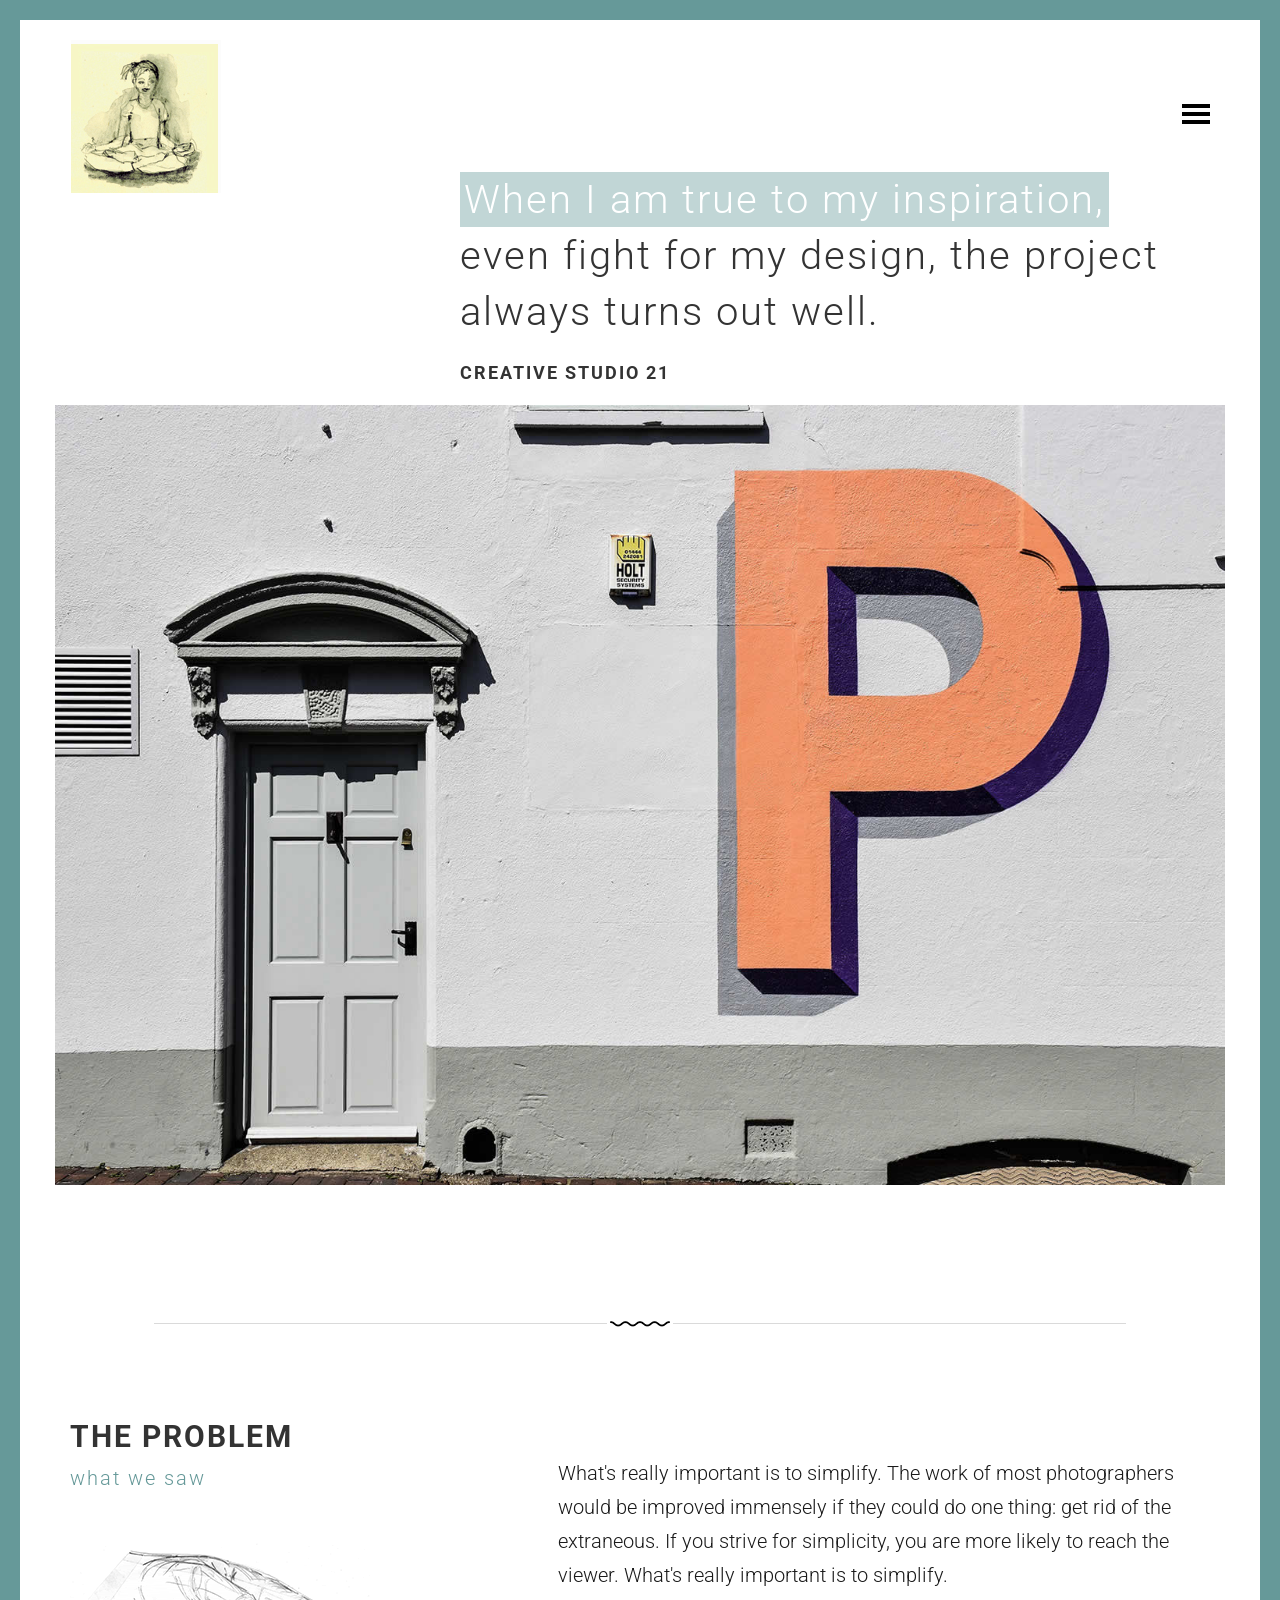
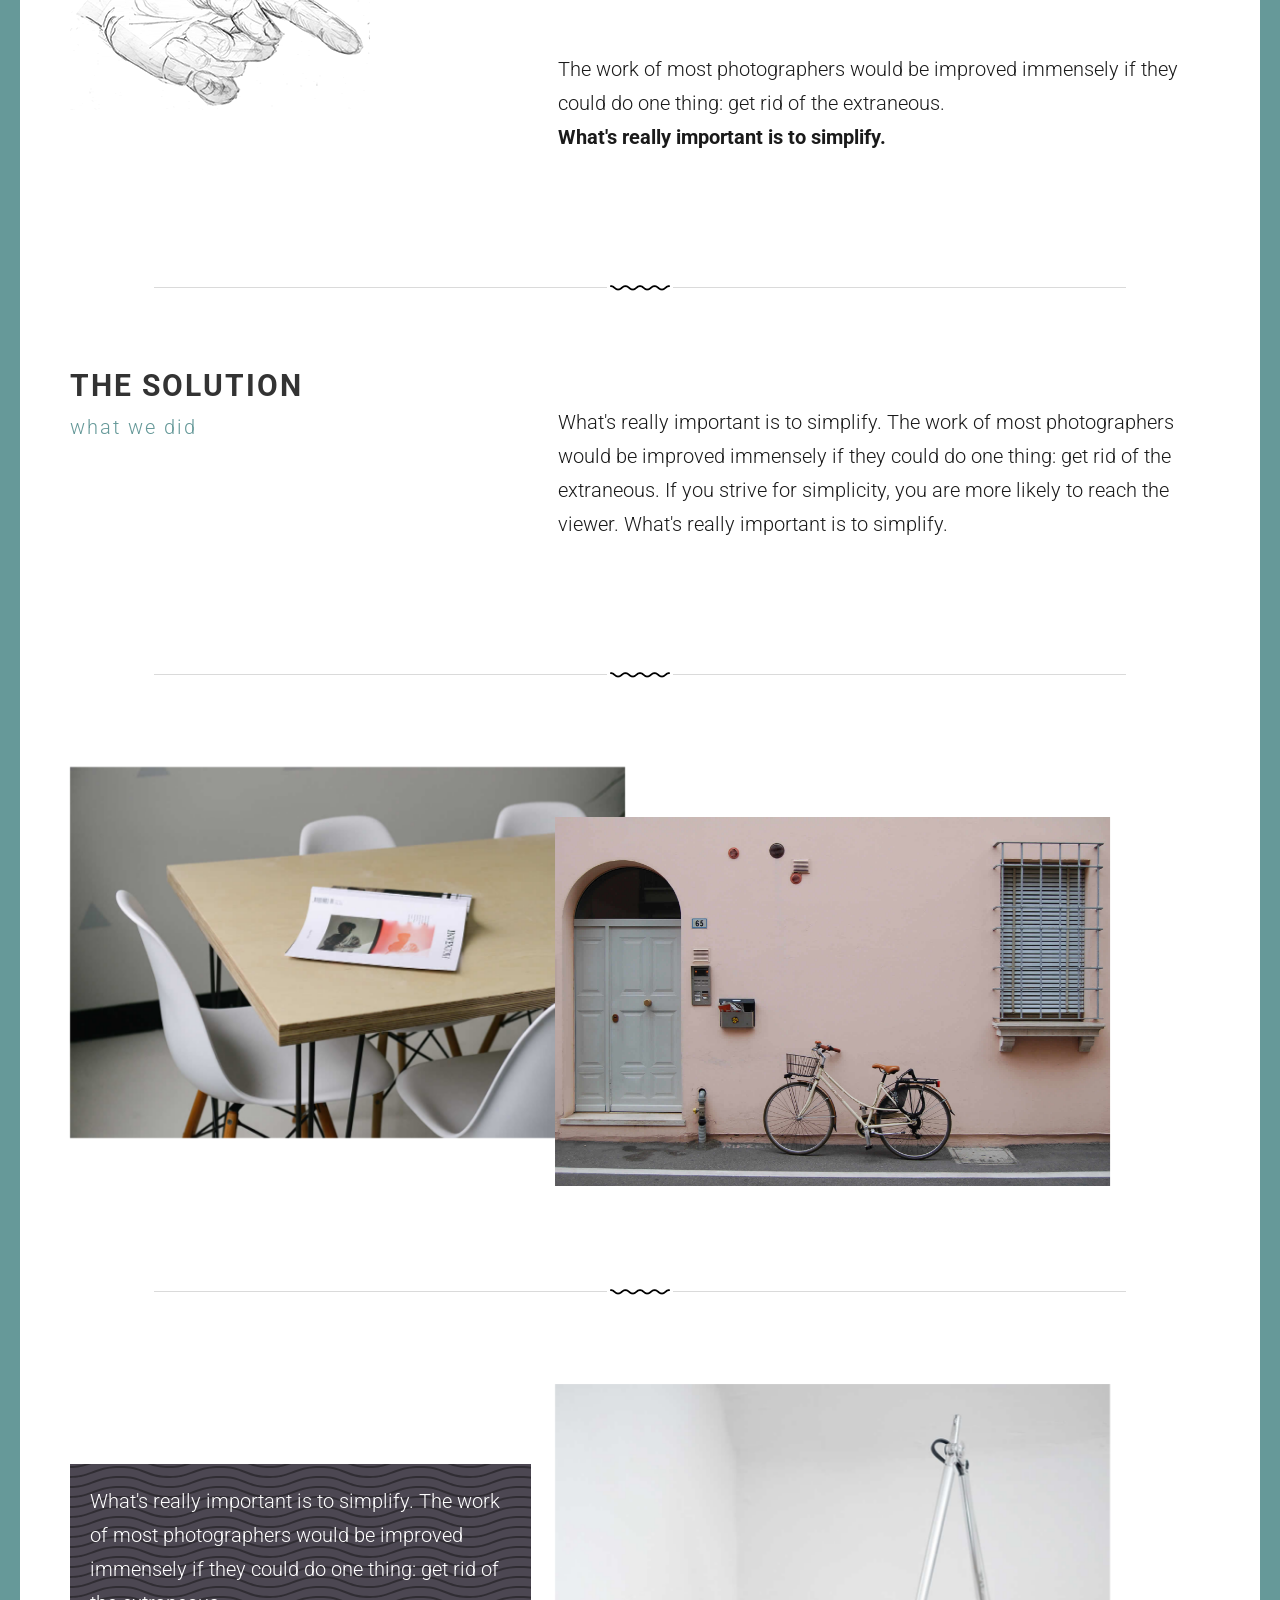
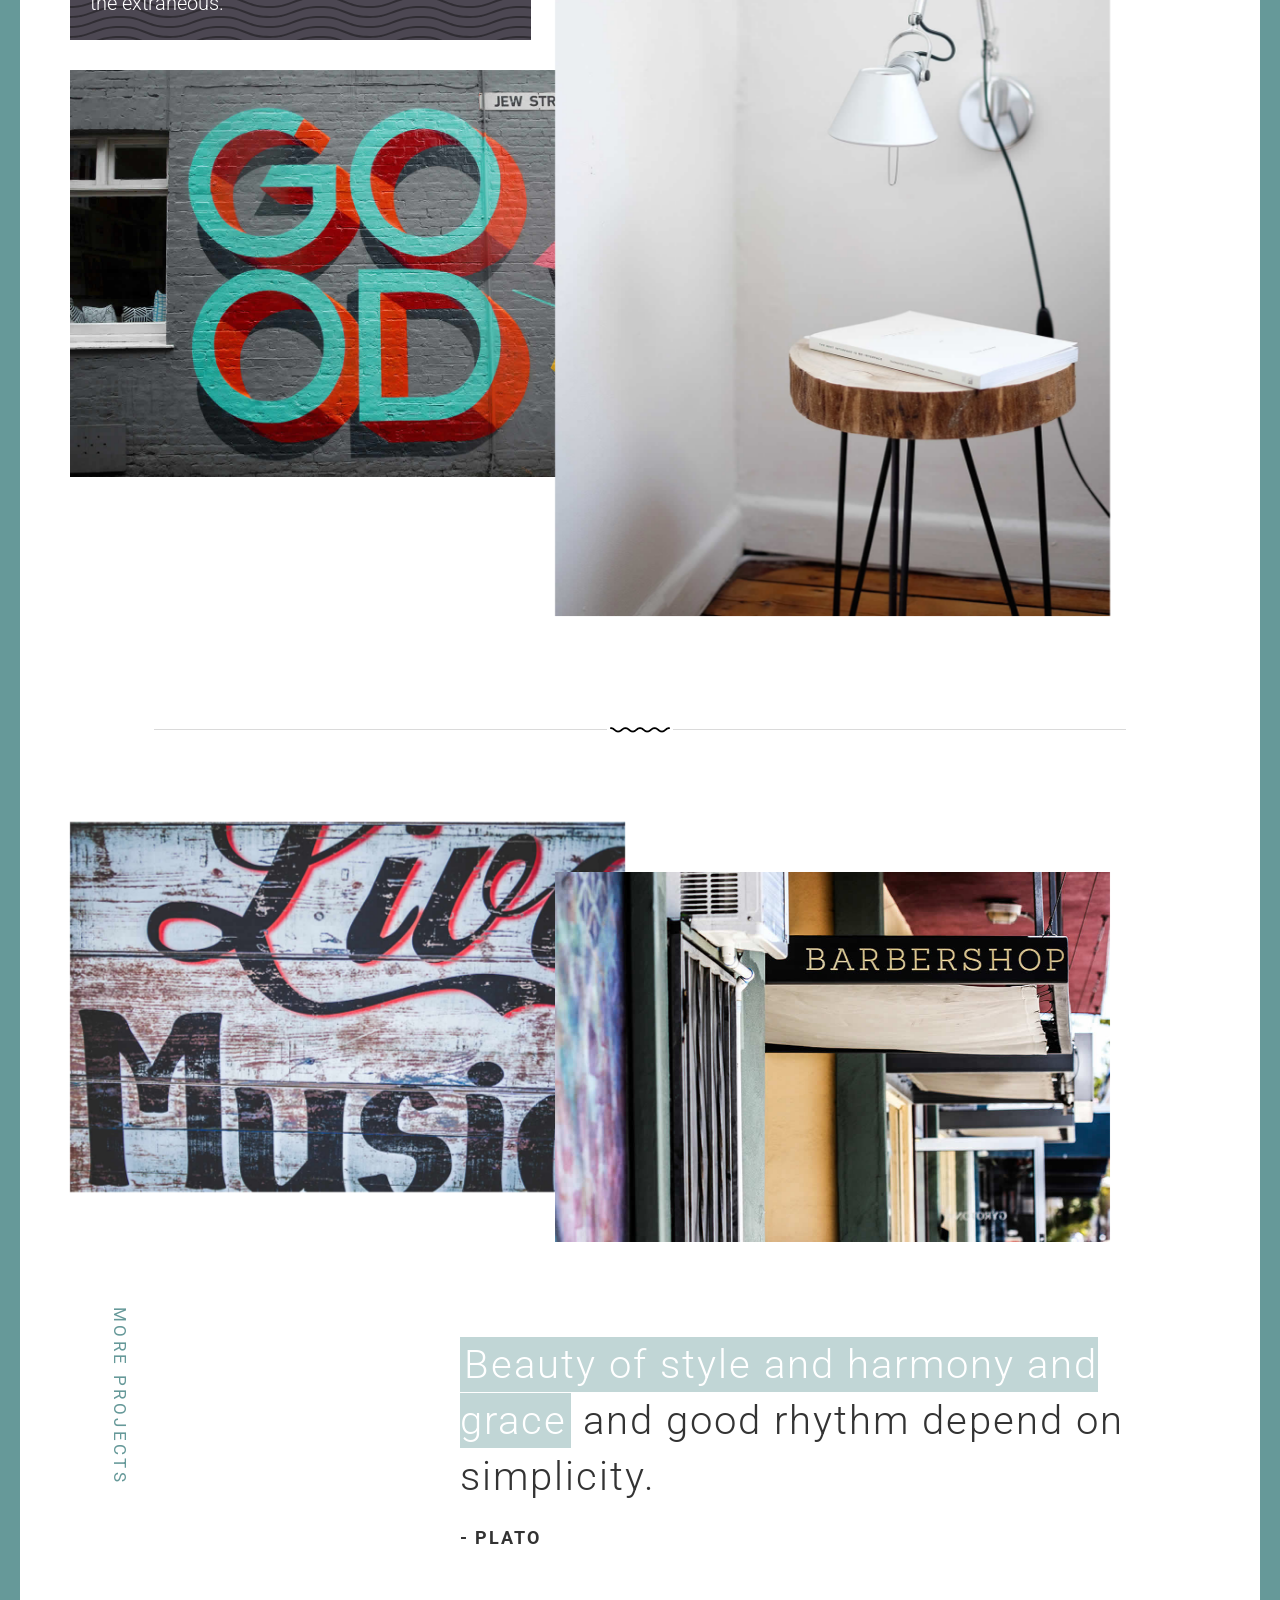
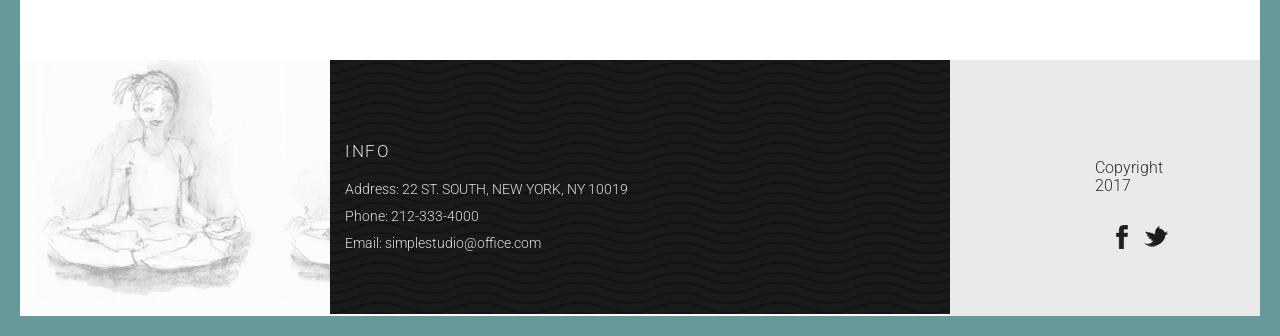
<file: project-description.html>
<!DOCTYPE html>
<html>
	<head>
	<meta charset="utf-8">
	<title>Simple design studio - Project description</title>
	<meta name="viewport" content="width=device-width, initial-scale=1">
    
    <!-- Bootstrap  -->
	<link rel="stylesheet" href="css/bootstrap.min.css">
	<!-- Main css  -->
	<link rel="stylesheet" href="css/style.css">
	<!-- Animate.css -->
	<link rel="stylesheet" href="css/animate.css">
    <!-- Gallery -->
    <link rel="stylesheet" href="css/touchTouch.css">
    <!-- Google fonts -->
    <link href='https://fonts.googleapis.com/css?family=Roboto:400,100,300,700' rel='stylesheet'>

	</head>
	<body>

 	<!-- Navigation -->
    <nav class="navbar navbar-custom navbar-static-top" role="navigation">
                <div class="container">
                    <div class="navbar-header pull-left">
                        <a href="" class="navbar-brand">
                            <span class="brand-logo"><img src="images/logo.png" alt=""/></span>
                        </a>
                    </div>
                    <div class="main-nav pull-right">
                        <div class="button_container toggle">
                            <span class="top"></span>
                            <span class="middle"></span>
                            <span class="bottom"></span>
                        </div>
                    </div>
                    <div class="overlay" id="overlay">
                        <nav class="overlay-menu">
                            <ul>
                                <li><a href="index.html">Home</a></li>
                                <li><a href="studio.html">Studio</a></li>
                                <li><a href="projects.html">Projects</a></li>
                                <li><a href="project-description.html">Project description</a></li>
                                <li><a href="contact.html">Contact us</a></li>
                            </ul>
                        </nav>
                    </div>
                </div><!-- /container -->
    </nav>
    <!-- /Navigation -->


    <!-- Intro -->
	<div id="inner-section">
			<div class="container">
				<div class="row">
					<div class="col-md-8 pull-right wow fadeInUp animated">
						<h1 class="inner-heading"><span>When I am true to my inspiration, </span> even fight for my design, the project always                        turns out well. 
                         </h1>
						<div class="text-inner wow fadeInUp animated">Creative Studio 21</div>
					</div>
				</div>
			</div>
	</div>
    <!-- /Intro -->
    
    <!-- Project-desc Banner -->
    <div class="container">
         <div class="row">
           <div class="banner">
             <img src="images/banner-project.jpg" alt=""/>
             </div>
            </div>        
     </div>
     <!-- /Project-desc Banner -->

       
     <div class="container">
           <div class="row">
             <div class="line-symbol"></div>
           </div>
     </div>
     
     
     <!-- Project description -->
     <div class="container">
        <div class="row">
          <div class="col-md-5 col-sm-5 studio-margin wow fadeInUp animated">
            <h2 class="projectd-heading">THE PROBLEM
            <span>what we saw</span>
             <img src="images/hand1.png" alt=""/>
            </h2>
          </div>
          <div class="col-md-7 col-sm-7 projectd-margin">
            <p class="text-projectd"> What's really important is to simplify. The work of most photographers would be improved immensely if they could do one thing: get rid of the extraneous. If you strive for simplicity, you are more likely to reach the viewer. What's really important is to simplify. 
</p> 
 <p class="text-projectd">The work of most photographers would be improved immensely if they could do one thing: get rid of the extraneous. <br><strong> What's really important is to simplify. </strong>
</p> 
          </div>
        </div>
     </div>
     
     <div class="container">
           <div class="row">
             <div class="line-symbol2"></div>
           </div>
     </div>
     
     
     <!-- Project description -->
     <div class="container">
        <div class="row">
          <div class="col-md-5 col-sm-5 projectd-margin wow fadeInUp animated">
            <h2 class="projectd-heading">THE SOLUTION
            <span>what we did</span>
            </h2>
          </div>
          <div class="col-md-7 col-sm-7 projectd-margin">
            <p class="text-projectd">What's really important is to simplify. The work of most photographers would be improved immensely if they could do one thing: get rid of the extraneous. If you strive for simplicity, you are more likely to reach the viewer. What's really important is to simplify. 
</p> 
          </div>
        </div>
     </div>
     
     <!-- Project images -->
     <div class="container">
           <div class="row">

             <div class="line-symbol2"></div>
                <div class="col-md-6 thumbs wow fadeInUp animated"><a href="images/image2.jpg"><img src="images/image2.jpg" class="image-project" alt=""/></a>
                </div>
                <div class="col-md-6 image-project1 thumbs"><a href="images/image7.jpg"><img src="images/image7.jpg" alt=""/></a></div>
           </div>
     </div>
     
     <div class="container">
           <div class="row">

             <div class="line-symbol2"></div>
                <div class="col-md-6"> 
                 <p class="text-projectd1">What's really important is to simplify. The work of most photographers would be improved immensely if they could do one thing: get rid of the extraneous. 
</p> 
                <div class="thumbs"><a href="images/image1.jpg"><img src="images/image1.jpg" class="image-project-a" alt=""/></a>
                </div>
                </div>
                
                <div class="col-md-6 image-project2  thumbs wow fadeInUp animated"><a href="images/image3.jpg"><img src="images/image3.jpg" alt=""/></a></div>
           </div>
     </div>
     
     <!-- Project text -->
     <div class="container">
           <div class="row">

             <div class="line-symbol2"></div>
                <div class="col-md-6 thumbs wow fadeInUp animated"> <a href="images/image5.jpg"><img src="images/image5.jpg" class="image-project" alt=""/></a></div>
                <div class="col-md-6 thumbs image-project1"><a href="images/image9.jpg"><img src="images/image9.jpg" alt=""/></a></div>
           </div>
     </div>
     
     <div class="projectd-padding"></div>
     
     <div class="vertical-text-projects"><a href="projects.html">MORE PROJECTS</a></div>
     
     
     <!-- Testimonials text-->
	 <div class="inner-projects">
			<div class="container">
				<div class="row">
					<div class="col-md-8 pull-right wow fadeInUp animated">
						<h1 class="inner-projects-heading"><span>Beauty of style and harmony and grace</span> and good rhythm depend on simplicity. </h1>
						<div class="text-inner-projects">- Plato</div>
                        
					</div>
				</div>
			</div>
	 </div>
     <!-- /Testimonials text -->
     
        
    
     <!-- Footer-->
     <footer>
      <div class="container">
        <div class="row">
          <div class="col-md-3 col-sm-3">
          </div>
          <div class="col-md-6 col-sm6 section-bg-color">
            <div class="row">
              <div class="col-sm-9">
                <h2>INFO</h2>
                <p>Address: 22 ST. SOUTH, NEW YORK, NY 10019</p>
                <p>Phone: 212-333-4000</p>
                <p>Email: simplestudio@office.com</p>
              </div><!-- /col-sm-9 -->
            </div><!--/row-->
          </div><!-- /col-sm-6 -->
          <div class="col-md-3 col-sm-3 section-bg-color1">
            <div class="row">
              <div class="col-sm-9">
              <h3>Copyright 2017</h3>
              <p class="pull-right"><a href=""><img src="images/twitter.png" alt=""/></a></p>
              <p class="pull-right icons-f"><a href=""><img src="images/facebook.png" alt=""/></a></p>
              </div><!-- /col-sm-9 -->
            </div><!--/row-->
          </div><!-- /col-sm-3 -->
        </div><!-- /row -->
      </div><!-- /container -->
     </footer><!-- /footer -->   
     
	 <!-- jQuery Version 1.11.0 -->
     <script src="js/jquery-1.11.0.js"></script>
     <!-- Boostrap JS -->
	 <script src="js/bootstrap.min.js"></script>
     <!-- Nav JS -->
	 <script src="js/nav.js"></script>
     <!-- Smooth scroll JS -->
     <script src="js/smoothscroll.js"></script>
     <!-- Gallery JavaScript -->
	 <script src="js/touchTouch.jquery.js"></script>
	 <script src="js/script.js"></script>
     <!-- Wow JavaScript -->
     <script src="js/wow.js"></script>
    
    <script>
    new WOW().init();
    </script>


	</body>
</html>
</file>
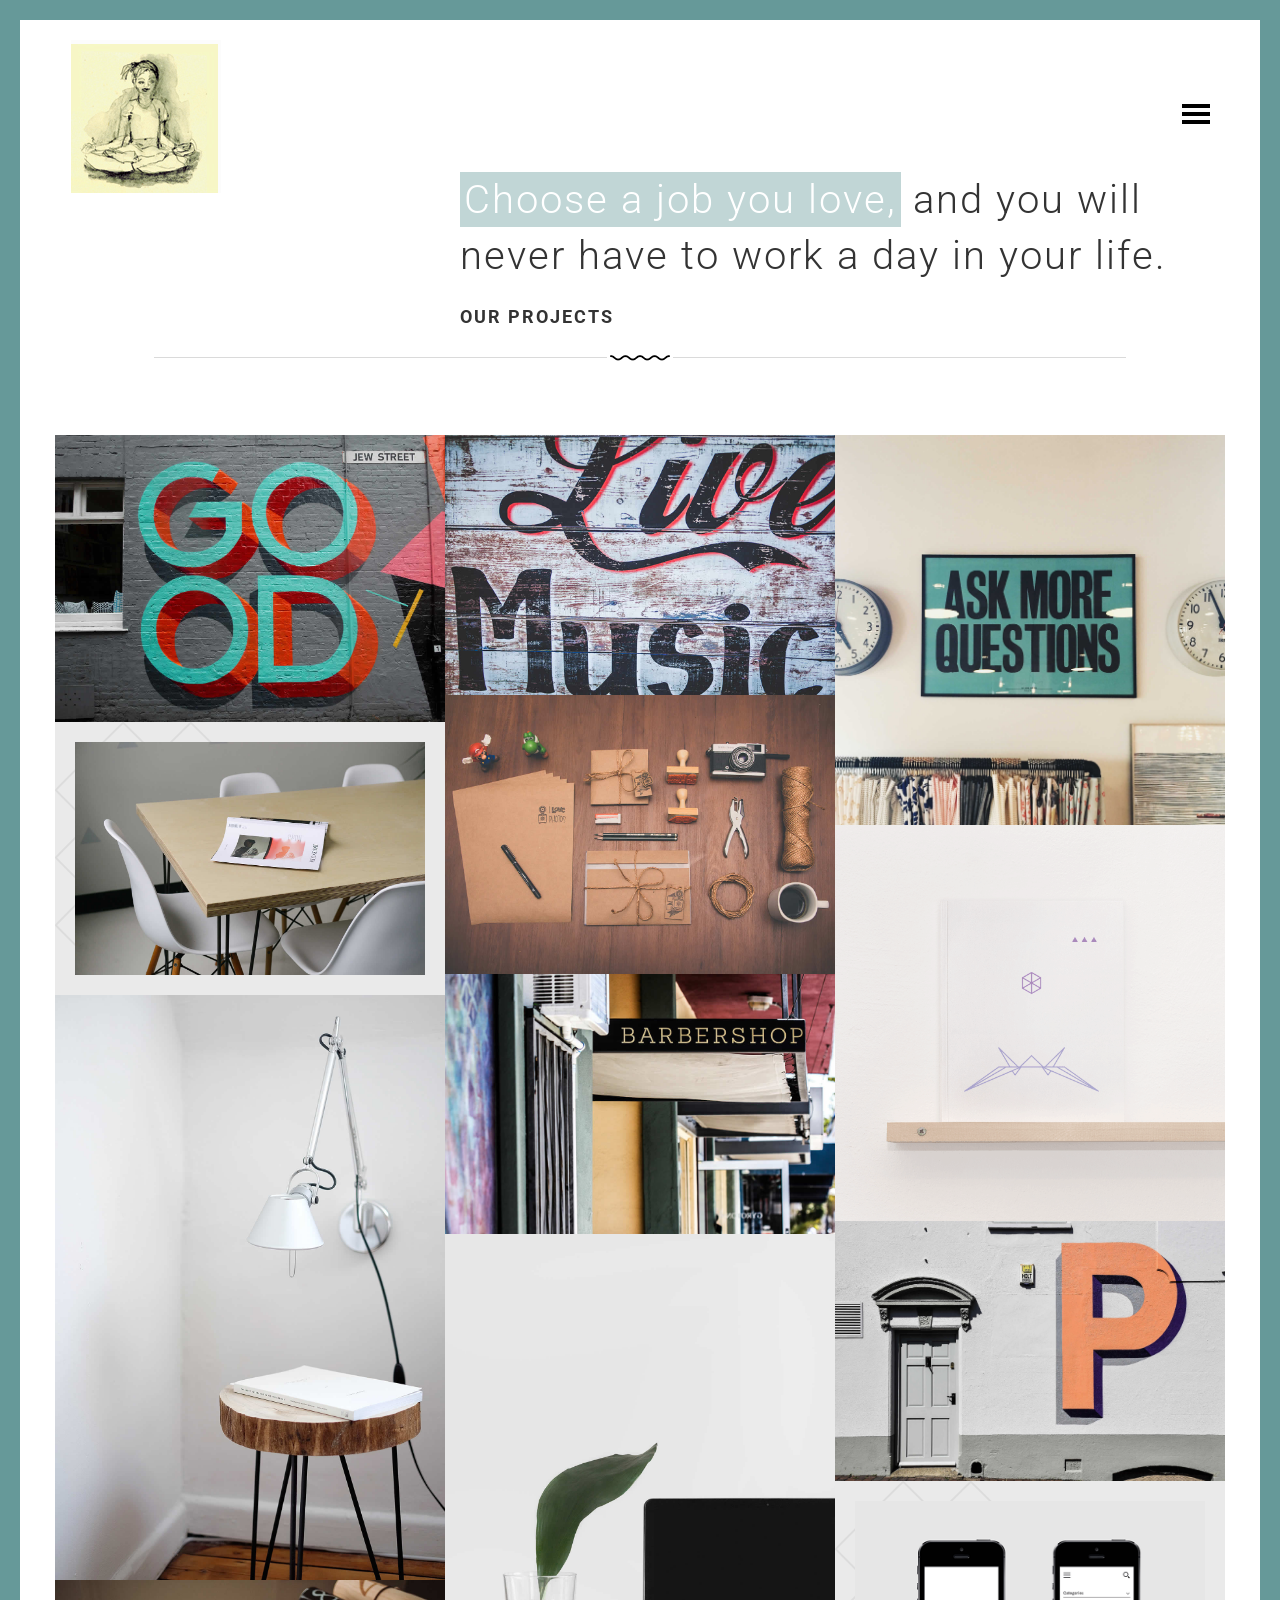
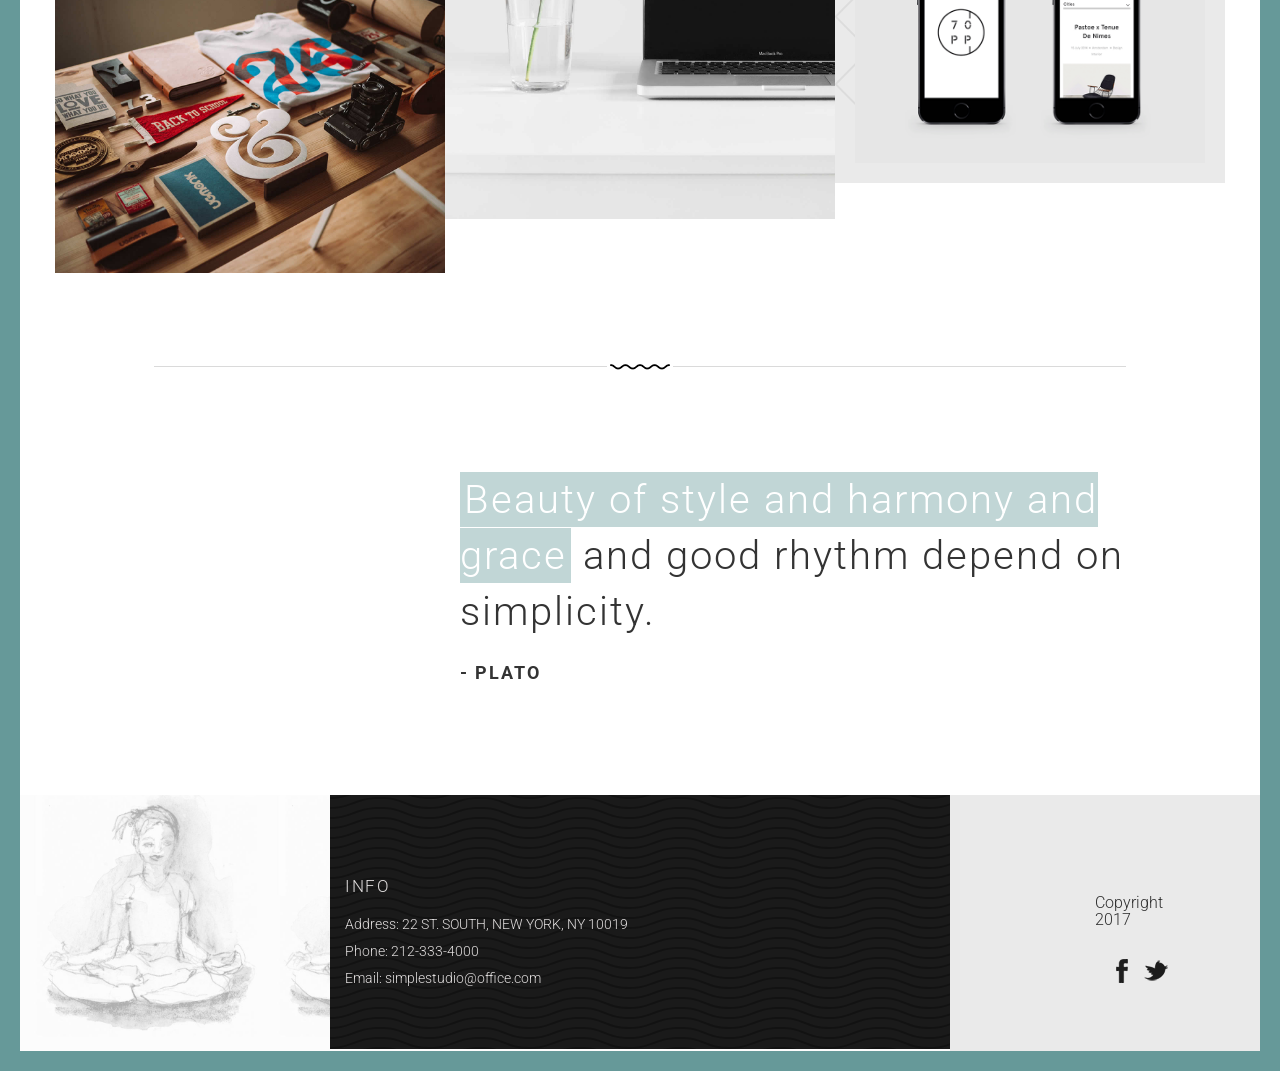
<file: projects.html>
<!DOCTYPE html>
<html>
	<head>
	<meta charset="utf-8">
	<title>Simple design studio - Projects</title>
	<meta name="viewport" content="width=device-width, initial-scale=1">
    
	<!-- Bootstrap  -->
	<link rel="stylesheet" href="css/bootstrap.min.css">
	<!-- Main css  -->
	<link rel="stylesheet" href="css/style.css">
	<!-- Animate.css -->
	<link rel="stylesheet" href="css/animate.css">
    <!-- Gallery -->
    <link rel="stylesheet" href="css/touchTouch.css">
    <!-- Google fonts -->
    <link href='https://fonts.googleapis.com/css?family=Roboto:400,100,300,700' rel="stylesheet">

	</head>
	<body>

 	<!-- Navigation -->
    <nav class="navbar navbar-custom navbar-static-top" role="navigation">
                <div class="container">
                    <div class="navbar-header pull-left">
                        <a href="" class="navbar-brand">
                            <span class="brand-logo"><img src="images/logo.png" alt=""/></span>
                        </a>
                    </div>
                    <div class="main-nav pull-right">
                        <div class="button_container toggle">
                            <span class="top"></span>
                            <span class="middle"></span>
                            <span class="bottom"></span>
                        </div>
                    </div>
                    <div class="overlay" id="overlay">
                        <nav class="overlay-menu">
                            <ul>
                                <li><a href="index.html">Home</a></li>
                                <li><a href="studio.html">Studio</a></li>
                                <li><a href="projects.html">Projects</a></li>
                                <li><a href="project-description.html">Project description</a></li>
                                <li><a href="contact.html">Contact us</a></li>
                            </ul>
                        </nav>
                    </div>
                </div><!-- /container -->
    </nav>
    <!-- /Navigation -->


    <!-- Intro -->
	<div id="inner-section">
			<div class="container">
				<div class="row">
					<div class="col-md-8 pull-right wow fadeInUp animated">
						<h1 class="inner-heading"><span>Choose a job you love,</span> and you will never have to work a day in your life.
                         </h1>
						<div class="text-inner">OUR PROJECTS</div>
					</div>
				</div>
			</div>
	</div>
    <!-- /Intro -->
    
       
    <div class="container">
           <div class="row">
             <div class="line-symbol"></div>
           </div>
     </div>
     
        
     <!-- Masonry -->
     <div class="container grid">
         <div class="row">
         
             <div id="photos"> 
                  <div class="thumbs">
                   <figure class="effect-julia">
                       <a href="images/image1.jpg">
						<img src="images/image1.jpg" alt="img21"/>
						<figcaption>
							<div>
								<p>TRES SIMPLE </p>
								<p>BRAND + PRINT</p>
							</div>
						</figcaption>	
                        </a>		
					</figure>
                  </div>
                  <div class="thumbs">
                     <div class="block-project">
                    <figure class="effect-julia">
                       <a href="images/image2.jpg">
						<img src="images/image2.jpg" alt="img21"/>
						<figcaption>
							<div>
								<p>SIMPLES</p>
								<p>BRAND + PRINT + WEB</p>
							</div>
						</figcaption>	
                        </a>		
					</figure>
                    </div>
                  </div>
                  <div class="thumbs">
                    <figure class="effect-julia">
                       <a href="images/image3.jpg">
						<img src="images/image3.jpg" alt="img21"/>
						<figcaption>
							<div>
								<p>MINIMALISM</p>
								<p>BRAND + VIDEO</p>
							</div>
						</figcaption>
                        </a>	
					</figure>
                  </div>
                 <div class="thumbs"> 
                     <figure class="effect-julia">
                       <a href="images/image4.jpg">
						<img src="images/image4.jpg" alt="img21"/>
						<figcaption>
							<div>
								<p>SIMPLE </p>
								<p>BRAND + WEB</p>
							</div>
						</figcaption>	
                        </a>		
					</figure>
                  </div>
                  <div class="thumbs">
                     <figure class="effect-julia">
                       <a href="images/image5.jpg">
						<img src="images/image5.jpg" alt="img21"/>
						<figcaption>
							<div>
								<p>SIMPLE DECOR</p>
								<p>BRAND + VIDEO</p>
							</div>
						</figcaption>	
                        </a>		
					</figure>
                  </div>
                  
                  <div class="thumbs">
                    <figure class="effect-julia">
                       <a href="images/image6.jpg">
						<img src="images/image6.jpg" alt="img21"/>
						<figcaption>
							<div>
								<p>SIMPLE STYLE</p>
								<p>BRAND + PRINT + WEB</p>
							</div>
						</figcaption>	
                        </a>		
					</figure>
                  </div>
                    <div class="thumbs">
                    <figure class="effect-julia">
                       <a href="images/image9.jpg">
						<img src="images/image9.jpg" alt="img21"/>
						<figcaption>
							<div>
								<p>SIMPLE STYLE</p>
								<p>BRAND + PRINT + WEB</p>
							</div>
						</figcaption>	
                        </a>		
					</figure>
                  </div>
                  <div class="thumbs">
                    <figure class="effect-julia">
                       <a href="images/photo6.jpg">
						<img src="images/photo6.jpg" alt="img21"/>
						<figcaption>
							<div>
								<p>HEY SIMPLE </p>
								<p>BRAND + PRINT + WEB</p>
							</div>
						</figcaption>	
                        </a>		
					</figure>
                  </div>
                  <div class="thumbs">
                      <figure class="effect-julia">
                       <a href="images/photo7.jpg">
						<img src="images/photo7.jpg" alt="img21"/>
						<figcaption>
							<div>
								<p>HELLO SIMPLE </p>
								<p>BRAND + PRINT + WEB</p>
							</div>
						</figcaption>	
                        </a>		
					</figure>
                  </div>
                   <div class="thumbs">
                    <figure class="effect-julia">
                       <a href="images/photo1.gif">
						<img src="images/photo1.gif" alt="img21"/>
						<figcaption>
							<div>
								<p>SIMPLES</p>
								<p>BRAND + PRINT + WEB</p>
							</div>
						</figcaption>	
                        </a>		
					</figure>
                  </div>
                  <div class="thumbs">
                    <figure class="effect-julia">
                       <a href="images/image8.jpg">
						<img src="images/image8.jpg" alt="img21"/>
						<figcaption>
							<div>
								<p>SIMPLES</p>
								<p>BRAND + PRINT + WEB</p>
							</div>
						</figcaption>	
                        </a>		
					</figure>
                  </div>
                  <div class="thumbs">
                  <div class="block-project">
                    <figure class="effect-julia">
                       <a href="images/photo2.gif">
						<img src="images/photo2.gif" alt="img21"/>
						<figcaption>
							<div>
								<p>SIMPLES</p>
								<p>BRAND + PRINT + WEB</p>
							</div>
						</figcaption>	
                        </a>		
					</figure>
                    </div>
                  </div>
             
             </div> <!-- /Masonry -->
         </div><!-- /row -->
     </div><!-- /container -->
     
     
     <!-- Line -->
     <div class="container">
           <div class="row">
             <div class="line-symbol1"></div>
           </div>
     </div>
     

     <!-- Testimonials text-->
	 <div class="inner-projects">
			<div class="container">
				<div class="row">
					<div class="col-md-8 pull-right wow fadeInUp animated">
						<h1 class="inner-projects-heading"><span>Beauty of style and harmony and grace</span> and good rhythm depend on simplicity. </h1>
						<div class="text-inner-projects">- Plato</div>
                        
					</div>
				</div>
			</div>
	 </div>
     <!-- /Testimonials text -->

    
     <!-- Footer-->
     <footer>
      <div class="container">
        <div class="row">
          <div class="col-md-3 col-sm-3">
          </div>
          <div class="col-md-6 col-sm6 section-bg-color">
            <div class="row">
              <div class="col-sm-9">
                <h2>INFO</h2>
                <p>Address: 22 ST. SOUTH, NEW YORK, NY 10019</p>
                <p>Phone: 212-333-4000</p>
                <p>Email: simplestudio@office.com</p>
              </div><!-- /col-sm-9 -->
            </div><!--/row-->
          </div><!-- /col-sm-6 -->
          <div class="col-md-3 col-sm-3 section-bg-color1">
            <div class="row">
              <div class="col-sm-9">
              <h3>Copyright 2017</h3>
              <p class="pull-right"><a href=""><img src="images/twitter.png" alt=""/></a></p>
              <p class="pull-right icons-f"><a href=""><img src="images/facebook.png" alt=""/></a></p>
              </div><!-- /col-sm-9 -->
            </div><!--/row-->
          </div><!-- /col-sm-3 -->
        </div><!-- /row -->
      </div><!-- /container -->
    </footer><!-- /footer -->   
     
	 <!-- jQuery Version 1.11.0 -->
     <script src="js/jquery-1.11.0.js"></script>
     <!-- Boostrap JS -->
	 <script src="js/bootstrap.min.js"></script>
     <!-- Masonry JavaScript -->
     <script src="js/masonry.js"></script>
     <!-- Nav JS -->
	 <script src="js/nav.js"></script>
     <!-- Gallery JavaScript -->
	 <script src="js/touchTouch.jquery.js"></script>
	 <script src="js/script.js"></script>
     <!-- Smooth scroll JS -->
     <script src="js/smoothscroll.js"></script>
     <!-- Wow JavaScript -->
     <script src="js/wow.js"></script>
    
     <script>
     new WOW().init();
     </script>

	</body>
</html>
</file>
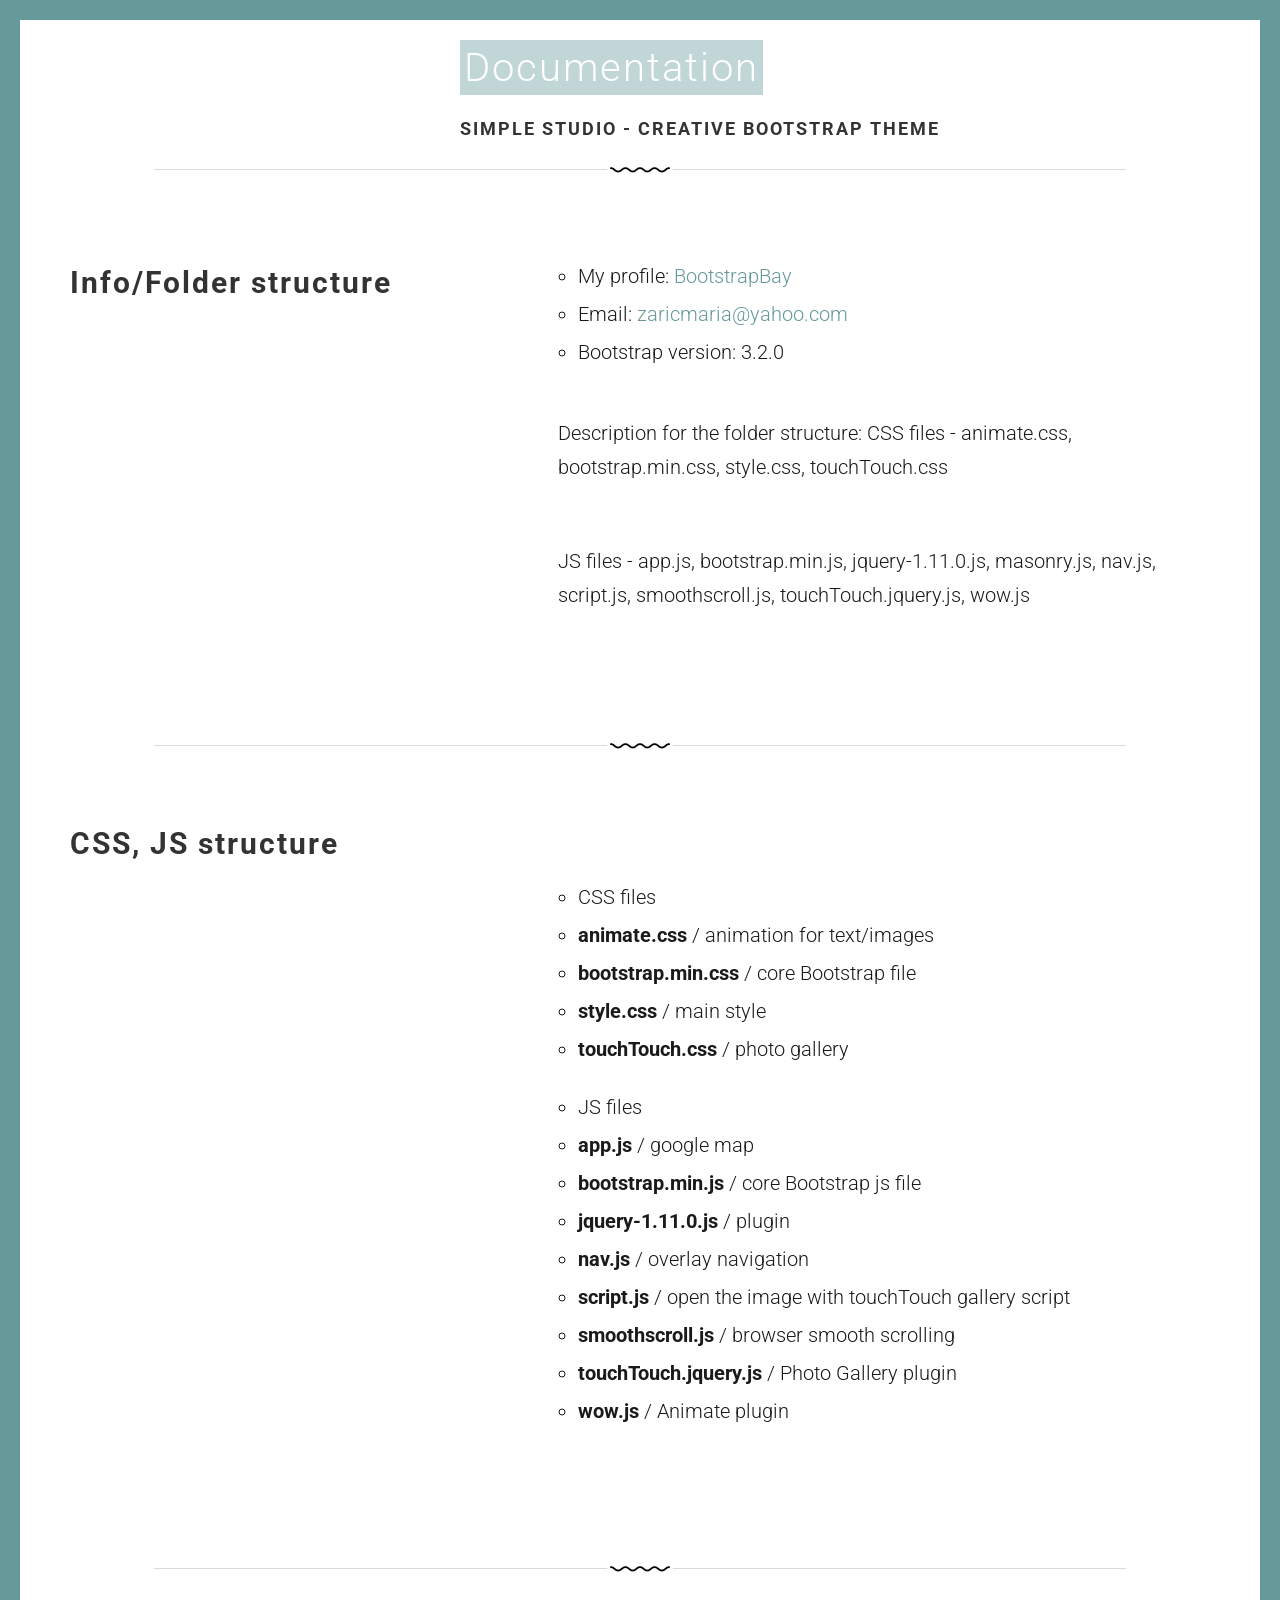
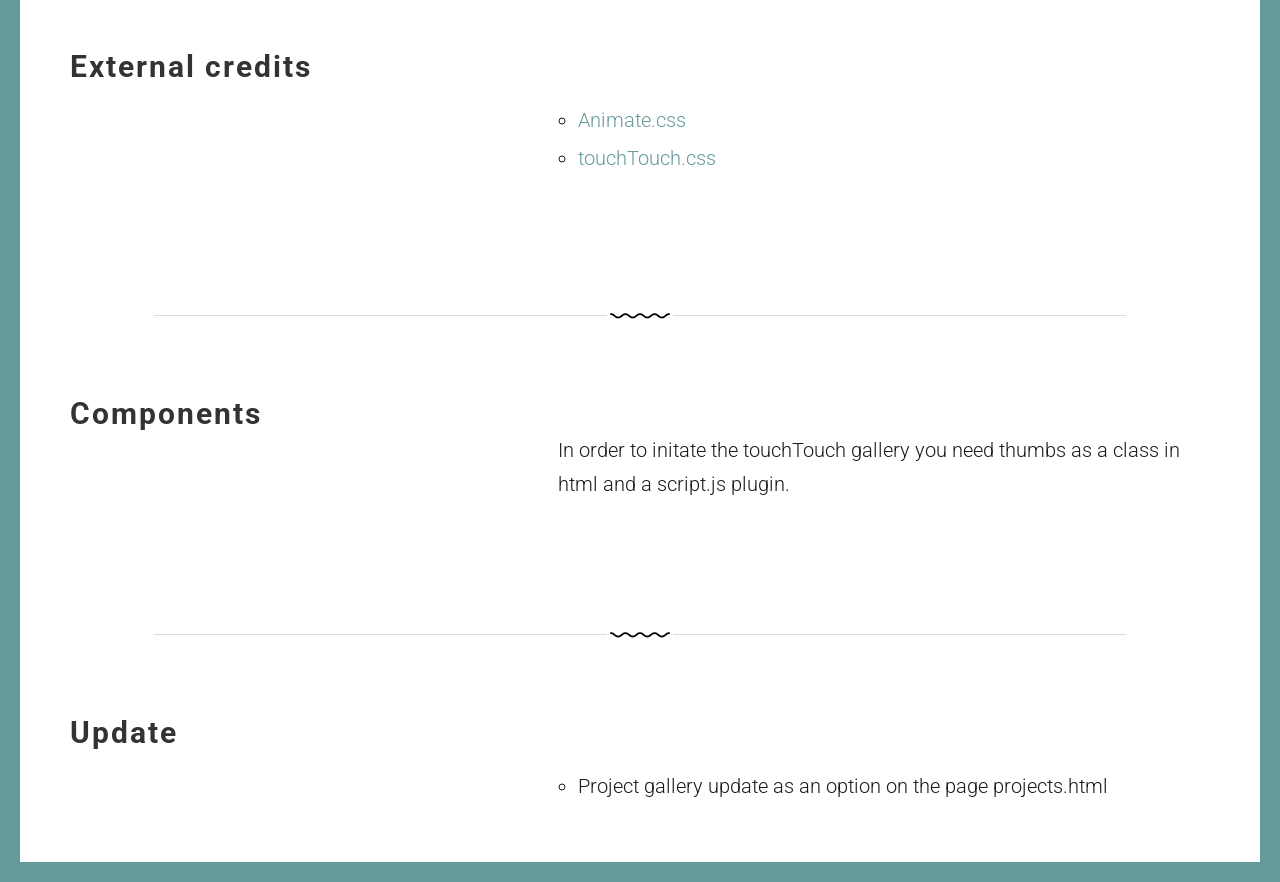
<file: documentation/documentation.html>
<!DOCTYPE html>
<html>
	<head>
	<meta charset="utf-8">
	<title>Simple design studio - Documentation</title>
	<meta name="viewport" content="width=device-width, initial-scale=1">
    
    <!-- Bootstrap  -->
	<link rel="stylesheet" href="../css/bootstrap.min.css">
	<!-- Main css  -->
	<link rel="stylesheet" href="../css/style.css">
	
    <!-- Google fonts -->
    <link href='https://fonts.googleapis.com/css?family=Roboto:400,100,300,700' rel='stylesheet'>

	</head>
	<body>


    <!-- Intro -->
	<div id="inner-section">
			<div class="container">
				<div class="row">
					<div class="col-md-8 pull-right wow fadeInUp animated">
						<h1 class="inner-heading"><span>Documentation</span>
                         </h1>
						<div class="text-inner wow fadeInUp animated">Simple Studio - Creative Bootstrap Theme</div>
					</div>
				</div>
			</div>
	</div>
    <!-- /Intro -->
    

       
     <div class="container">
           <div class="row">
             <div class="line-symbol"></div>
           </div>
     </div>
     
     
     <!-- INFO -->
     <div class="container">
        <div class="row">
          <div class="col-md-5 col-sm-5 studio-margin wow fadeInUp animated">
            <h2 class="projectd-heading">Info/Folder structure
            </h2>
          </div>
          <div class="col-md-7 col-sm-7 projectd-margin">
            <ul class="list-doc">
              <li>My profile: <a href="http://bootstrapbay.com/user/marija">BootstrapBay</a></li>
              <li>Email: <a href="">zaricmaria@yahoo.com</a></li>
              <li>Bootstrap version: 3.2.0</li>
           </ul>
             <p class="text-projectd">Description for the folder structure: CSS files - animate.css, bootstrap.min.css, style.css, touchTouch.css </p>
              <p class="text-projectd">JS files - app.js, bootstrap.min.js, jquery-1.11.0.js, masonry.js, nav.js, script.js, smoothscroll.js, touchTouch.jquery.js, wow.js </p>

          </div>
        </div>
     </div>
     
     <div class="container">
           <div class="row">
             <div class="line-symbol2"></div>
           </div>
     </div>
     
     
     <!-- CSS, JS FILES -->
     <div class="container">
        <div class="row">
          <div class="col-md-5 col-sm-5 projectd-margin wow fadeInUp animated">
            <h2 class="projectd-heading">CSS, JS structure
            </h2>
          </div>
          <div class="col-md-7 col-sm-7 projectd-margin">
           <p class="text-projectd">            
           <ul class="list-doc">
              <li>CSS files</li>
              <li><strong>animate.css</strong> / animation for text/images</li>
              <li><strong>bootstrap.min.css</strong> / core Bootstrap file</li>
              <li><strong>style.css</strong> / main style</li>
              <li><strong>touchTouch.css</strong> / photo gallery</li>
           </ul>
           <ul class="list-doc">
              <li>JS files</li>
              <li><strong>app.js</strong> / google map</li>
              <li><strong>bootstrap.min.js</strong> / core Bootstrap js file</li>
              <li><strong>jquery-1.11.0.js</strong> / plugin</li>
              <li><strong>nav.js </strong>/ overlay navigation</li>
              <li><strong>script.js </strong> / open the image with touchTouch gallery script </li>
              <li><strong>smoothscroll.js </strong> / browser smooth scrolling  </li>
              <li><strong>touchTouch.jquery.js </strong>/ Photo Gallery plugin  </li>
              <li><strong>wow.js </strong> / Animate plugin  </li>
           </ul>
           </p> 
          </div>
        </div>
     </div>
     
     <div class="container">
           <div class="row">
             <div class="line-symbol2"></div>
           </div>
     </div>
     
     
     <!-- LINKS -->
     <div class="container">
        <div class="row">
          <div class="col-md-5 col-sm-5 projectd-margin wow fadeInUp animated">
            <h2 class="projectd-heading">External credits
            </h2>
          </div>
          <div class="col-md-7 col-sm-7 projectd-margin">
           <p class="text-projectd">            
           <ul class="list-doc">
               <li><a href="https://daneden.github.io/animate.css/">Animate.css</a></li>
               <li><a href="http://demo.tutorialzine.com/2012/04/mobile-touch-gallery/">touchTouch.css</a></li>
           </ul>
           </p>
          </div>
        </div>
     </div>
    
     <div class="container">
           <div class="row">
             <div class="line-symbol2"></div>
           </div>
     </div>
     
       <!-- COMPONENTS USE -->
     <div class="container">
        <div class="row">
          <div class="col-md-5 col-sm-5 projectd-margin wow fadeInUp animated">
            <h2 class="projectd-heading">Components
            </h2>
          </div>
          <div class="col-md-7 col-sm-7 projectd-margin">
           <p class="text-projectd">            
           In order to initate the touchTouch gallery you need thumbs as a class in html and a script.js plugin.
           </p>
          </div>
        </div>
     </div>
     
     <div class="container">
           <div class="row">
             <div class="line-symbol2"></div>
           </div>
     </div>
     
     <!-- UPDATES -->
     <div class="container">
        <div class="row">
          <div class="col-md-5 col-sm-5 projectd-margin wow fadeInUp animated">
            <h2 class="projectd-heading">Update
            </h2>
          </div>
          <div class="col-md-7 col-sm-7 projectd-margin">
           <p class="text-projectd">            
           <ul class="list-doc">
             <li>Project gallery update as an option on the page projects.html </li>
           </ul>
           </p>
          </div>
        </div>
     </div>
     

     
     
     <br/><br/>
         
     
	 <!-- jQuery Version 1.11.0 -->
     <script src="../js/jquery-1.11.0.js"></script>
     <!-- Boostrap JS -->
	 <script src="../js/bootstrap.min.js"></script>


	</body>
</html>
</file>
<file: css/touchTouch.css>
/* The gallery overlay */

#galleryOverlay{
	width:100%;
	height:100%;
	position:fixed;
	top:0;
	left:0;
	opacity:0;
	z-index:100000;
	background-color:#222;
	background-color:rgba(0,0,0,0.8);
	overflow:hidden;
	display:none;
	
	-moz-transition:opacity 1s ease;
	-webkit-transition:opacity 1s ease;
	transition:opacity 1s ease;
}

/* This class will trigger the animation */

#galleryOverlay.visible{
	opacity:1;
}

#gallerySlider{
	height:100%;
	
	left:0;
	top:0;
	
	width:100%;
	white-space: nowrap;
	position:absolute;
	
	-moz-transition:left 0.4s ease;
	-webkit-transition:left 0.4s ease;
	transition:left 0.4s ease;
}

#gallerySlider .placeholder{
	background: url("preloader.gif") no-repeat center center;
	height: 100%;
	line-height: 1px;
	text-align: center;
	width:100%;
	display:inline-block;
}

/* The before element moves the
 * image halfway from the top */

#gallerySlider .placeholder:before{
	content: "";
	display: inline-block;
	height: 50%;
	width: 1px;
	margin-right:-1px;
}

#gallerySlider .placeholder img{
	display: inline-block;
	max-height: 100%;
	max-width: 100%;
	vertical-align: middle;
}

#gallerySlider.rightSpring{
	-moz-animation: rightSpring 0.3s;
	-webkit-animation: rightSpring 0.3s;
}

#gallerySlider.leftSpring{
	-moz-animation: leftSpring 0.3s;
	-webkit-animation: leftSpring 0.3s;
}

/* Firefox Keyframe Animations */

@-moz-keyframes rightSpring{
	0%{		margin-left:0px;}
	50%{	margin-left:-30px;}
	100%{	margin-left:0px;}
}

@-moz-keyframes leftSpring{
	0%{		margin-left:0px;}
	50%{	margin-left:30px;}
	100%{	margin-left:0px;}
}

/* Safari and Chrome Keyframe Animations */

@-webkit-keyframes rightSpring{
	0%{		margin-left:0px;}
	50%{	margin-left:-30px;}
	100%{	margin-left:0px;}
}

@-webkit-keyframes leftSpring{
	0%{		margin-left:0px;}
	50%{	margin-left:30px;}
	100%{	margin-left:0px;}
}

/* Arrows */

#prevArrow,#nextArrow{
	border:none;
	text-decoration:none;
	background:url('../images/arrows.png') no-repeat;
	opacity:0.5;
	cursor:pointer;
	position:absolute;
	width:43px;
	height:58px;
	
	top:50%;
	margin-top:-29px;
	
	-moz-transition:opacity 0.2s ease;
	-webkit-transition:opacity 0.2s ease;
	transition:opacity 0.2s ease;
}

#prevArrow:hover, #nextArrow:hover{
	opacity:1;
}

#prevArrow{
	background-position:left top;
	left:40px;
}

#nextArrow{
	background-position:right top;
	right:40px;
}
</file>
<file: css/style.css>
/* ------------------------------------------------------------------
Theme: Simple Studio - Creative Bootstrap Theme
Author: Marija Zaric
------------------------------------------------------------------ */


/* ----------------------------------------------------
	 GLOBAL  STYLES 
------------------------------------------------------- */

@font-face {
  font-family: "Papyruslocal";
  src: url("papyrus.ttf");
}
body {
  font-family: "Roboto", Arial, serif;
  background: transparent;
  border: 20px #669999 solid;
  -webkit-font-smoothing: antialiased;
}

.klasses{
  text-align: center;
}
img {
  max-width: 100%;
  height: auto;		
}


a {
  color: #669999;
  -webkit-transition: 0.5s;
  -o-transition: 0.5s;
  transition: 0.5s;
}

a:hover {
  color: #A7CDCC;
  text-decoration: underline;
}

p {
  margin-bottom: 1.5em;
  font-size: 12px;
  color: #727272;
  font-weight: 300;
  font-family: "Roboto", Arial, serif;
}


h1, h2, h3, h4, h5, h6 {
  color: rgba(0, 0, 0, 0.8);
  font-family: "Roboto", Arial, serif;
  font-weight: 300;
  margin: 0 0 30px 0;
}

#home-section {
  margin-top: 100px;
  padding-bottom: 90px;
}

.home-heading {
  font-size: 25px;
  font-weight: 300;
  line-height: 1.4;
  margin-bottom: 0;
  padding-bottom: 5px;
  letter-spacing: 2px;
  text-align: auto;
}

.text-home {
  font-size: 14px;
  font-weight: 700;
  line-height: 1.4;
  margin-bottom: 29px;
  padding-bottom: 20px;
  letter-spacing: 2px;
  text-transform: uppercase;
}

.home-heading span {
  background-color: #c1d6d6;
  color: darkcyan;
  font-size: 40px;
  padding-left: 10px;
  padding-right: 10px;
  padding-bottom: 4px;
  padding-top: 4px;
  font-weight:700;
  font-family: "Papyruslocal";
  line-height: normal;

}

#inner-section {
   margin-top: 20px;
   padding-bottom: 0px;
}

.inner-heading {
  font-size: 40px;
  font-weight: 300;
  line-height: 1.4;
  margin-bottom: 0;
  padding-bottom: 20px;
  letter-spacing: 2px;
}

.text-inner {
  font-size: 18px;
  font-weight: 700;
  line-height: 1.4;
  margin-bottom: 0;
  padding-bottom: 20px;
  letter-spacing: 2px;
  text-transform: uppercase;
}

.inner-heading  span {
  background-color: #c1d6d6;
  color: white;
  padding: 4px;
}

.line-symbol2 {
  padding: 0;
  border: none;
  border-top: 1px solid #DADADA;
  color: #DADADA;
  text-align: center;
  width: 83%;
  margin: 0 auto;
  background: transparent;
  margin-top: 113px;
}

.line-symbol2:after {
  content: url(../images/wave.png);
  display: inline-block;
  position: relative;
  top: -0.7em;
  font-size: 0.9em;
  padding: 0 0.25em;
  background: white;
}


.list-doc {
    padding-left: 20px;
    margin-bottom: 20px;
	list-style: circle;
}

.list-doc li {
    font-size: 20px;
    font-weight: 300;
    line-height: 1.4;
    padding-bottom: 10px;
    letter-spacing: 0;
    color: #1a1a1a;
}


/* ----------------------------------------------------
	OVERLAY MENU 
------------------------------------------------------- */


.navbar-custom {
    margin-bottom: 0;
    text-transform: none;
    font-weight: 400;
    -webkit-transition: background .5s ease-in-out;
   -moz-transition: background .5s ease-in-out;
    transition: background .5s ease-in-out;
}

.navbar-custom .navbar-brand {
    font-weight: 400;
    font-size: 25px;
    padding: 0;
    margin: 0;
}

.navbar-custom .navbar-brand span.brand-logo{
    /* display: inline-block; */
    padding: 14px 0;
    margin: 0 16px;
}

.navbar-custom .navbar-brand:focus {
    outline: 0;
}

.navbar-custom .navbar-brand .navbar-toggle {
    padding: 2px 6px;
    color: black;
}

.navbar-custom .navbar-brand .navbar-toggle:focus,
.navbar-custom .navbar-brand .navbar-toggle:active {
    outline: 0;
}

.navbar-custom a {
    color: rgba(254,82,76, 1); 
}

.navbar-custom .nav li a {
    -webkit-transition: background .3s ease-in-out;
    -moz-transition: background .3s ease-in-out;
    transition: background .3s ease-in-out;
	
}

.navbar-custom .nav li a:hover {
    outline: 0;
    color: rgba(255, 255, 255, .8);
    background-color: transparent;
}

.navbar-custom .nav li a:focus,
.navbar-custom .nav li a:active {
    outline: 0;
    background-color: transparent;
}

.navbar-custom .nav li.active {
    outline: 0;
}

.navbar-custom .nav li.active a {
    background-color: rgba(255, 255, 255, .3);
}

.navbar-custom .nav li.active a:hover {
    color: #fff;
}


/* Custom overlay navigation
/* ---------------------------------------------- */
.button_container {
    position: relative;
    margin-top: 64px;
    height: 28px;
    width: 28px;
    cursor: pointer;
    z-index: 999;
    -webkit-transition: opacity .25s ease;
            transition: opacity .25s ease;
}

/* Animate the top hamburger bar */
.button_container.active .top {
    -webkit-transform: translateY(8px) translateX(0) rotate(45deg);
        -ms-transform: translateY(8px) translateX(0) rotate(45deg);
            transform: translateY(8px) translateX(0) rotate(45deg);
    background: black;
}

/* Set the middle hamburger bar's opacity to 0  */
.button_container.active .middle {
    opacity: 0;
    background: black;
}

/* Animate the bottom hamburger bar */
.button_container.active .bottom {
    -webkit-transform: translateY(-8px) translateX(0) rotate(-45deg);
        -ms-transform: translateY(-8px) translateX(0) rotate(-45deg);
            transform: translateY(-8px) translateX(0) rotate(-45deg);
    background:black;
}

.button_container span {
    background: black;
    border: none;
    height: 4px;
    width: 100%;
    position: absolute;
    top: 0;
    left: 0;
    -webkit-transition: all .35s ease;
    transition: all .35s ease;
    cursor: pointer;
}

.button_container span:nth-of-type(2) {
    top: 8px;
}

.button_container span:nth-of-type(3) {
    top: 16px;
}

/* The overlay */
.overlay {
    position: fixed;
    display: block; 
    background: #669999;
    top: 0;
    border: 0;
    left: 0;
    z-index: 100;
    width: 100%;
    height: 0%;
    opacity: 0;
    visibility: hidden;
    -webkit-transition: opacity .35s, visibility .35s, height .35s;
            transition: opacity .35s, visibility .35s, height .35s;
    overflow: auto;
}

.overlay.open {
    opacity: .95;
    visibility: visible;
    height: 100%;
}

.overlay.open li {
    -webkit-animation: fadeInRight .5s ease forwards;
            animation: fadeInRight .5s ease forwards;
    -webkit-animation-delay: .35s;
        animation-delay: .35s;
}

.overlay.open li:nth-of-type(1) {
    -webkit-animation-delay: .40s;
            animation-delay: .40s;
}

.overlay.open li:nth-of-type(2n) {
    -webkit-animation-delay: .50s;
            animation-delay: .50s;
}

.overlay nav {
    position: relative;
    height: 50%;
    top: 50%;
    text-transform: none;
    font-weight: 700;
    text-align: center;
    -webkit-transform: translateY(-50%);
        -ms-transform: translateY(-50%);
            transform: translateY(-50%);
}

.overlay ul {
    list-style: none;
    padding: 0;
    margin: 0 auto;
    display: inline-block;
    position: relative;
    height: 100%;
}

.overlay ul li {
    display: block;
    height: 15%;
    height: calc(100% / 8);
    min-height: 65px;
    position: relative;
    opacity: 0;
	font-size: 26px;
}

.overlay ul li a {
    display: block;
    position: relative;
    color: #fff;
    text-decoration: none;
    overflow: hidden;
}

.overlay ul li a:hover:after,
.overlay ul li a:focus:after,
.overlay ul li a:active:after {
    width: 50%;
}

/* Link underline on hover */
.overlay ul li a:after {
    content: '';
    position: absolute;
    bottom: 0;
    left: 50%;
    width: 0%;
    height: 2px;
    background: #fff;
    -webkit-transform: translateX(-50%);
        -ms-transform: translateX(-50%);
            transform: translateX(-50%);
    -webkit-transition: .15s;
            transition: .15s;
}


/* ----------------------------------------------------
	BUTTONS
------------------------------------------------------- */


.btn {
	font-size: 15px;	
	font-weight: 400;
	color: white;
	margin-top: 35px;
	border: none;
	background-color: #393b3d;	
	padding: 12px 18px;
	-webkit-transition: all .35s; 
	transition: all .35s;
    border-radius: 0;
    -webkit-border-radius: 0;
    -moz-border-radius: 0;
}

.btn:hover {
	background-color: #4c4f51;
	color: white;
}

.ghost-btn {
	background-color: transparent;
	color: white;
	border: 1px solid white;
}

.ghost-btn:hover {
	background-color: white;
	color: #393b3d;
}

.contact-btn {
	color: white;
    border: 2px solid #4c4752;
	margin-top: 25px;
	margin-bottom: 16px;
	background-color: #4c4752;
background-image: url("data:image/svg+xml,%3Csvg width='100' height='20' viewBox='0 0 100 20' xmlns='http://www.w3.org/2000/svg'%3E%3Cpath d='M21.184 20c.357-.13.72-.264 1.088-.402l1.768-.661C33.64 15.347 39.647 14 50 14c10.271 0 15.362 1.222 24.629 4.928.955.383 1.869.74 2.75 1.072h6.225c-2.51-.73-5.139-1.691-8.233-2.928C65.888 13.278 60.562 12 50 12c-10.626 0-16.855 1.397-26.66 5.063l-1.767.662c-2.475.923-4.66 1.674-6.724 2.275h6.335zm0-20C13.258 2.892 8.077 4 0 4V2c5.744 0 9.951-.574 14.85-2h6.334zM77.38 0C85.239 2.966 90.502 4 100 4V2c-6.842 0-11.386-.542-16.396-2h-6.225zM0 14c8.44 0 13.718-1.21 22.272-4.402l1.768-.661C33.64 5.347 39.647 4 50 4c10.271 0 15.362 1.222 24.629 4.928C84.112 12.722 89.438 14 100 14v-2c-10.271 0-15.362-1.222-24.629-4.928C65.888 3.278 60.562 2 50 2 39.374 2 33.145 3.397 23.34 7.063l-1.767.662C13.223 10.84 8.163 12 0 12v2z' fill='%23050506' fill-opacity='0.4' fill-rule='evenodd'/%3E%3C/svg%3E");
}

.contact-btn:hover {
	background-color: #3c3841;
	border-color: #404040;	
}


/* ----------------------------------------------------
	HOME STYLES
------------------------------------------------------- */


.banner {
	margin-top: -50px;
	padding-bottom: 130px;
}


#photos {
  /* Prevent vertical gaps */
  line-height: 0;
  -webkit-column-count: 3;
  -webkit-column-gap:   0px;
  -moz-column-count:    3;
  -moz-column-gap:      0px;
  column-count:         3;
  column-gap:           0px;  
  
}
 .block {
	background-color: #4c4752;
background-image: url("data:image/svg+xml,%3Csvg width='100' height='20' viewBox='0 0 100 20' xmlns='http://www.w3.org/2000/svg'%3E%3Cpath d='M21.184 20c.357-.13.72-.264 1.088-.402l1.768-.661C33.64 15.347 39.647 14 50 14c10.271 0 15.362 1.222 24.629 4.928.955.383 1.869.74 2.75 1.072h6.225c-2.51-.73-5.139-1.691-8.233-2.928C65.888 13.278 60.562 12 50 12c-10.626 0-16.855 1.397-26.66 5.063l-1.767.662c-2.475.923-4.66 1.674-6.724 2.275h6.335zm0-20C13.258 2.892 8.077 4 0 4V2c5.744 0 9.951-.574 14.85-2h6.334zM77.38 0C85.239 2.966 90.502 4 100 4V2c-6.842 0-11.386-.542-16.396-2h-6.225zM0 14c8.44 0 13.718-1.21 22.272-4.402l1.768-.661C33.64 5.347 39.647 4 50 4c10.271 0 15.362 1.222 24.629 4.928C84.112 12.722 89.438 14 100 14v-2c-10.271 0-15.362-1.222-24.629-4.928C65.888 3.278 60.562 2 50 2 39.374 2 33.145 3.397 23.34 7.063l-1.767.662C13.223 10.84 8.163 12 0 12v2z' fill='%23050506' fill-opacity='0.4' fill-rule='evenodd'/%3E%3C/svg%3E");
	padding: 20px;
	min-height: 300px;
	border: 2px double white;
	display: block;
    position: relative;
    -webkit-transition: all 0.35s;
    transition: all 0.35s;
    outline: 1px solid white;
    outline-offset: -18px;
}

 .block .text {
  font-size: 30px;
  text-transform: uppercase;
  color: white;
  font-weight: 300;
  margin-top: 50px;
}

 .block .text p {
  font-size: 15px;
  text-transform: uppercase;
  color: white;
  font-weight: 300;
  margin-top: 50px;
} 

 .block1 {
	background-color: #eaeaea;
	padding: 20px;
	min-height: 262px;
}

 .block1 .text {
  font-size: 19px;
  color: black;
  font-weight: 300;
  margin-top: 40px;
  line-height: 1.7;
  text-align: left;
}

.story { 
	margin-top: 30px;
	color: #669999;
	font-size: 16px;
	text-align: left;
}

.grid {
	position: relative;
	list-style: none;
	text-align: center;
	margin-top: 40px;
}


.grid figure {
	position: relative;
	overflow: hidden;
	text-align: center;
	cursor: pointer;
	line-height: 1.4;
}

.grid figure img {
	position: relative;
}

.grid figure figcaption {
	padding: 2em;
	color: #fff;
	text-transform: uppercase;
	-webkit-backface-visibility: hidden;
	backface-visibility: hidden;
}

.grid figure figcaption::before,
.grid figure figcaption::after {
	pointer-events: none;
}

.grid figure figcaption,
.grid figure figcaption > a {
	position: absolute;
	top: 0;
	left: 0;
	width: 100%;
	height: 100%;
}


.grid figure figcaption > a {
	z-index: 1000;
	text-indent: 200%;
	white-space: nowrap;
	font-size: 0;
	opacity: 0;
}

.grid figure h2 {
	word-spacing: -0.15em;
	font-weight: 400;
}

.grid figure h2 span {
	font-weight: 400;
	margin-left: 10px;
}


.grid figure p {
	letter-spacing: 1px;
	color: white;
	text-align: center;
}


figure.effect-julia {
	background: #2f3238;
}

figure.effect-julia img {
	-webkit-transition: opacity 1s, -webkit-transform 1s;
	transition: opacity 1s, transform 1s;
	-webkit-backface-visibility: hidden;
	backface-visibility: hidden;
}

figure.effect-julia figcaption {
	text-align: left;
}

figure.effect-julia h2 {
	position: relative;
	padding: 0.5em 0;
	font-size: 20px;
}

figure.effect-julia p {
	display: inline-block;
	margin: 0 0 0.25em;
	padding: 20px;
	background: rgba(255,255,255,0.9);
	color: #2f3238;
	text-transform: none;
	font-weight: 400;
	font-size: 18px;
	-webkit-transition: opacity 0.35s, -webkit-transform 0.35s;
	transition: opacity 0.35s, transform 0.35s;
	-webkit-transform: translate3d(-360px,0,0);
	transform: translate3d(-360px,0,0);
}

figure.effect-julia p:first-child {
	-webkit-transition-delay: 0.15s;
	transition-delay: 0.15s;
}

figure.effect-julia p:nth-of-type(2) {
	-webkit-transition-delay: 0.1s;
	transition-delay: 0.1s;
}

figure.effect-julia p:nth-of-type(3) {
	-webkit-transition-delay: 0.05s;
	transition-delay: 0.05s;
}

figure.effect-julia:hover p:first-child {
	-webkit-transition-delay: 0s;
	transition-delay: 0s;
}

figure.effect-julia:hover p:nth-of-type(2) {
	-webkit-transition-delay: 0.05s;
	transition-delay: 0.05s;
}

figure.effect-julia:hover p:nth-of-type(3) {
	-webkit-transition-delay: 0.1s;
	transition-delay: 0.1s;
}

figure.effect-julia:hover img {
	opacity: 0.4;
	-webkit-transform: scale3d(1.1,1.1,1);
	transform: scale3d(1.1,1.1,1);
}

figure.effect-julia:hover p {
	opacity: 1;
	-webkit-transform: translate3d(0,0,0);
	transform: translate3d(0,0,0);
}


/* ----------------------------------------------------
	MASONRY STYLES
------------------------------------------------------- */


@media (max-width: 1204px) {
  #photos {
  -moz-column-count:    3;
  -webkit-column-count: 3;
  column-count:         3;
  }
}
@media (max-width: 1000px) {
  #photos {
  -moz-column-count:    2;
  -webkit-column-count: 2;
  column-count:         2;
  }
}
@media (max-width: 800px) {
  #photos {
  -moz-column-count:    2;
  -webkit-column-count: 2;
  column-count:         2;
  }
}
@media (max-width: 400px) {
  #photos {
  -moz-column-count:    1;
  -webkit-column-count: 1;
  column-count:         1;
  }
}

.vertical-text {
	-ms-transform: rotate(90deg);
	-moz-transform: rotate(90deg);
	-webkit-transform: rotate(90deg);
	transform: rotate(90deg);
	-ms-transform-origin: left top 0;
	-moz-transform-origin: left top 0;
	-webkit-transform-origin: left top 0;
	transform-origin: left top 0;
	background: transparent;
	color: #669999;
	margin-left: 120px;
	padding: 10px;
	text-transform: uppercase;
	text-transform: 1px 1px 0px rgba(0, 0, 0, 0.5);
	float: left;
	letter-spacing: 0.2em;
	font-size: 17px;
}

.vertical-text-projects {
	-ms-transform: rotate(90deg);
	-moz-transform: rotate(90deg);
	-webkit-transform: rotate(90deg);
	transform: rotate(90deg);
	-ms-transform-origin: left top 0;
	-moz-transform-origin: left top 0;
	-webkit-transform-origin: left top 0;
	transform-origin: left top 0;
	background: transparent;
	color: #669999;
	margin-left: 120px;
	padding: 10px;
	text-transform: uppercase;
	text-transform: 1px 1px 0px rgba(0, 0, 0, 0.5);
	float: left;
	letter-spacing: 0.2em;
	font-size: 17px;
}

.line-symbol {
    padding: 0;
    border: none;
    border-top: 1px solid #DADADA;
    color: #DADADA;
    text-align: center;
	width: 83%;
	margin: 0 auto;
	background: transparent;
	margin-top: 8px;
	margin-bottom: 15px;
}

.line-symbol:after {
    content: url(../images/wave.png);
    display: inline-block;
    position: relative;
    top: -0.7em;
    font-size: 0.9em;
    padding: 0 0.25em;
    background: white;
}

.line-symbol1 {
    padding: 0;
    border: none;
    border-top: 1px solid #DADADA;
    color: #DADADA;
    text-align: center;
	width: 83%;
	margin: 0 auto;
	background: transparent;
	margin-top: 93px;
	margin-bottom: 43px;
}

.line-symbol1:after {
    content: url(../images/wave.png);
    display: inline-block;
    position: relative;
    top: -0.7em;
    font-size: 0.9em;
    padding: 0 0.25em;
    background: white;
}


#client-section {
   margin-top: 30px;
   padding-bottom: 90px;
}

.client-heading {
  font-size: 30px;
  font-weight: 300;
  line-height: 1.4;
  margin-bottom: 0;
  padding-bottom: 20px;
  letter-spacing: 2px;
}

.client-logos {
	margin-left: 20px;
}


/* ----------------------------------------------------
	STUDIO STYLES
------------------------------------------------------- */

.studio-margin {
	margin-top: 55px;
}

.studio-heading {
   font-size: 30px;
   font-weight: 700;
   line-height: 1.4;
   margin-bottom: 0;
   padding-bottom: 20px;
   letter-spacing: 2px;
}

.studio-heading span {
   font-size: 20px;
   font-weight: 300;
   line-height: 1.4;
   margin-top: 6px;
   padding-bottom: 50px;
   letter-spacing: 2px;
   display: block;
   color: #669999;
}

.text-studio {
  font-size: 16px;
  font-weight: 300;
  line-height: 1.7;
  margin-bottom: 0;
  padding-bottom: 20px;
  letter-spacing: 0;
  color: #1a1a1a;
}
.petra {
  padding: 20px 10px;
  background-color: floralwhite;
}

.text-bold {
  font-size: 20px;
  font-weight: 700;
  line-height: 1.7;
  padding-bottom: 20px;
  letter-spacing: 0;
  color: #1a1a1a;
  text-transform: uppercase;
}

.list-group {
    padding-left: 20px;
    margin-bottom: 20px;
	list-style: circle;
}

 .img-studio {
    border: 20px #c1d6d6 solid;
    position: relative;
	margin-top: 10px;
}



/* Clients section */


.clients-heading {
	color: #ff6633;
	font-size: 22px;
	text-align: center;
	padding-bottom: 15px;
}

.clients {
	margin-top: 110px;
	padding-bottom: 15px;
}

.clients-logos {
	margin-top: -40px;
	margin-bottom: 14px;
}

.clients-a {
	margin-top: 110px;
	padding-bottom: 15px;
}

/* Team banner*/

.team-banner {
    display: table;
    width: 100%;
    height: 560px;
    color: #fff;
    background: url(../img/team-banner.jpg) no-repeat center center scroll;
    -webkit-background-size: cover;
    -moz-background-size: cover;
    background-size: cover;
    -o-background-size: cover;
}


.team {
    padding-top: 40px;
	padding-bottom: 40px;
	margin-top: 88px;
}

.team-heading {
	color: white;
	font-size: 22px;
	margin-top: 22px;
	padding-bottom: 10px;
	font-weight: 400;
	text-align: center;
	letter-spacing: 2px;
}

.bg-team {
	background-color: #ff6633;
}


/* Team section */

.designer-top {
	background: url("https://www.iyengar-yoga-schule.de/images/impressionen/gross/10.jpg") no-repeat;
  background-size: contain;
	width: 25%;
	float: left;
	min-height: 100%;
	display: inline-block;
	padding: 20em 2em 6em;
}

.designer-top h4 {
	font-size: 22px;
	color: white;
	text-transform: uppercase;
	font-weight: 400;
}

.designer-top span {
	font-size: 18px;
	color: white;
	text-transform: uppercase;
	font-weight: bold;
}

.designer-top p {
	font-size: 15px;
	color:white;
	line-height: 1.7;
	margin-top: 16px;
}

.designer-in {
	background: url(../images/team4.jpg) no-repeat left;
	text-align: left;
}

.designer-in-top {
	background: url(../images/team3.jpg) no-repeat left top;
}

.designer-in-on {
	background: url(../images/team2.jpg) no-repeat left;
	text-align: left;
}


.inner-team {
   margin-top: 40px;
   padding-bottom: 90px;
}

.inner-heading-team {
  font-size: 40px;
  font-weight: 300;
  line-height: 1.4;
  margin-bottom: 0;
  padding-bottom: 20px;
  letter-spacing: 2px;
}

.text-inner-team {
  font-size: 18px;
  font-weight: 700;
  line-height: 1.4;
  margin-bottom: 0;
  padding-bottom: 20px;
  letter-spacing: 2px;
  text-transform: uppercase;
}

.inner-heading-team  span {
  background-color: #c1d6d6;
  color: white;
  padding: 4px;
}

.spiral-image {
	margin-top: 70px;
}

/*-- Services --*/

.grid-serv {
	margin: 55px auto;
	list-style: none;
	text-align: center;
}

.speciality-grid {
	padding: 0;
	text-align: left;
}

.speciality h2 {
	color: #EF4C89;
}

.speciality h4 {
	font-size: 20px;
	text-align: left;
	line-height: 35px;
	margin-bottom: 50px;
	color: #EEE;
}

.specialities p {
	line-height: 30px;
	color: #CCC;
	margin-bottom: 25px;
}

.speciality .grid figure {
	margin: 0;
	position: relative;
}


.speciality-info:hover {
	background-color: #eaeaea;
}

.grid-serv figcaption {
	position: absolute;
	top: 0;
	left: 0;
	padding: 20px;
	color: #EEE;
	text-align: center;
}

.grid-serv figcaption h3 {
	margin: 0;
	padding: 0;
	color: #fff;
	margin-bottom: 12px
}

.cs-style-3 figure {
	overflow: hidden;
}

.cs-style-3 figure .speciality-info {
	-webkit-transition: -webkit-transform 0.4s;
	-moz-transition: -moz-transform 0.4s;
	transition: transform 0.4s;
}

.no-touch .cs-style-3 figure:hover .speciality-info, .cs-style-3 figure.cs-hover .speciality-info {
	-webkit-transform: translateY(-50px);
	-moz-transform: translateY(-50px);
	-ms-transform: translateY(-50px);
	transform: translateY(-50px);
}

.cs-style-3 figcaption {
	height: 100px;
	width: 100%;
	top: auto;
	bottom: 0;
	opacity: 0;
	-webkit-transform: translateY(100%);
	-moz-transform: translateY(100%);
	-ms-transform: translateY(100%);
	transform: translateY(100%);
	-webkit-transition: -webkit-transform 0.4s, opacity 0.1s 0.3s;
	-moz-transition: -moz-transform 0.4s, opacity 0.1s 0.3s;
	transition: transform 0.4s, opacity 0.1s 0.3s;
}

.no-touch .cs-style-3 figure:hover figcaption, .cs-style-3 figure.cs-hover figcaption {
	opacity: 1;
	-webkit-transform: translateY(0px);
	-moz-transform: translateY(0px);
	-ms-transform: translateY(0px);
	transform: translateY(0px);
	-webkit-transition: -webkit-transform 0.4s, opacity 0.1s;
	-moz-transition: -moz-transform 0.4s, opacity 0.1s;
	transition: transform 0.4s, opacity 0.1s;
}

.speciality-info {
	text-align: center;
	background-color: #eaeaea;
	height: 170px;
	padding-top: 10px;
}

.speciality-info img {
	width: 80px;
}

.speciality-info h3 {
	margin-top: 20px;
	color:  #669999;
	text-transform: capitalize;
	font-size: 22px;
	font-weight: 700;
}

.grid1 {
	border-bottom: 1px solid #DADADA;
	border-right: 1px solid #DADADA;
}

.grid2 {
	border-bottom: 1px solid #DADADA;
}

.grid3 {
	border-bottom: 1px solid #DADADA;
	border-left: 1px solid #DADADA;
  border-right: 1px solid #DADADA;
}

.grid4 {
	border-right: 1px solid #DADADA;
  
}

.grid6 {
	border-left: 1px solid #DADADA;
}


/* ----------------------------------------------------
	PROJECT STYLES
------------------------------------------------------- */


.inner-projects {
   margin-top: 40px;
   padding-bottom: 90px;
}

.inner-projects-heading {
  font-size: 40px;
  font-weight: 300;
  line-height: 1.4;
  margin-bottom: 0;
  padding-bottom: 20px;
  letter-spacing: 2px;
}

.text-inner-projects {
  font-size: 18px;
  font-weight: 700;
  line-height: 1.4;
  margin-bottom: 0;
  padding-bottom: 20px;
  letter-spacing: 2px;
  text-transform: uppercase;
}

.inner-projects-heading   span {
	background-color: #c1d6d6;
	color: white;
	padding: 4px;
}

 .block-project {
	background-color: #eaeaea;
	padding: 20px;
	min-height: 263px;
	background-image: url(../images/celtic.png);
	background-position: left top;
	background-repeat: no-repeat;
}


/* ----------------------------------------------------
	PROJECT DECSRIPTION STYLES
------------------------------------------------------- */

.projectd-margin {
	margin-top: 55px;
}

.projectd-heading {
   font-size: 30px;
   font-weight: 700;
   line-height: 1.4;
   margin-bottom: 0;
   padding-bottom: 50px;
   letter-spacing: 2px;
}

.projectd-heading span {
   font-size: 20px;
   font-weight: 300;
   line-height: 1.4;
   margin-top: 6px;
   padding-bottom: 50px;
   letter-spacing: 2px;
   display: block;
   color: #669999;
}

.text-projectd {
  font-size: 20px;
  font-weight: 300;
  line-height: 1.7;
  margin-bottom: 0;
  margin-top: 40px;
  padding-bottom: 20px;
  letter-spacing: 0;
  color: #1a1a1a;
}

.text-projectd-text {
  font-size: 20px;
  font-weight: 300;
  line-height: 1.7;
  margin-bottom: 0;
  margin-top: 20px;
  padding-bottom: 20px;
  letter-spacing: 0;
  color: #1a1a1a;
}

.image-project {
	margin-top: 70px;
	padding-bottom: 40px;
}

.image-project1 {
	position:relative;
	margin-left: -100px;
	top: 120px;
}


.image-project-a {
	margin-top: 0;
}

.image-project2 {
	position:relative;
	margin-left: -100px;
	margin-top: 70px;
}

.text-projectd1 {
  font-size: 20px;
  font-weight: 300;
  line-height: 1.7;
  letter-spacing: 0;
  margin-top: 150px;
  background-color: #4c4752;
  padding: 20px;
  color: white;
  width: 83%;
  background-image: url("data:image/svg+xml,%3Csvg width='100' height='20' viewBox='0 0 100 20' xmlns='http://www.w3.org/2000/svg'%3E%3Cpath d='M21.184 20c.357-.13.72-.264 1.088-.402l1.768-.661C33.64 15.347 39.647 14 50 14c10.271 0 15.362 1.222 24.629 4.928.955.383 1.869.74 2.75 1.072h6.225c-2.51-.73-5.139-1.691-8.233-2.928C65.888 13.278 60.562 12 50 12c-10.626 0-16.855 1.397-26.66 5.063l-1.767.662c-2.475.923-4.66 1.674-6.724 2.275h6.335zm0-20C13.258 2.892 8.077 4 0 4V2c5.744 0 9.951-.574 14.85-2h6.334zM77.38 0C85.239 2.966 90.502 4 100 4V2c-6.842 0-11.386-.542-16.396-2h-6.225zM0 14c8.44 0 13.718-1.21 22.272-4.402l1.768-.661C33.64 5.347 39.647 4 50 4c10.271 0 15.362 1.222 24.629 4.928C84.112 12.722 89.438 14 100 14v-2c-10.271 0-15.362-1.222-24.629-4.928C65.888 3.278 60.562 2 50 2 39.374 2 33.145 3.397 23.34 7.063l-1.767.662C13.223 10.84 8.163 12 0 12v2z' fill='%23050506' fill-opacity='0.4' fill-rule='evenodd'/%3E%3C/svg%3E");

}

.projectd-padding {
	padding-top: 65px;
}

/* ----------------------------------------------------
	CONTACT STYLES
------------------------------------------------------- */

.form-control {
	display: block;
	width: 90%;
	height: 34px;
	padding: 6px 12px;
	font-size: 14px;
	line-height: 1.42857143;
	color: #555;
	background-color: #fff;
	border: 1px solid #c1d6d6;
	border-radius: 0;
	-webkit-box-shadow: inset 0 1px 1px rgba(0,0,0,.075);
	box-shadow: inset 0 1px 1px rgba(0,0,0,.075);
	-webkit-transition: border-color ease-in-out .15s,-webkit-box-shadow ease-in-out .15s;
	-o-transition: border-color ease-in-out .15s,box-shadow ease-in-out .15s;
	transition: border-color ease-in-out .15s,box-shadow ease-in-out .15s;
}


label {
	font-size: 20px;
	font-weight: 700;
	color: #669999;
	padding-bottom: 6px;
}

.contact-margin {
	margin-top: 55px;
}

.contact-heading {
   font-size: 30px;
   font-weight: 700;
   line-height: 1.4;
   margin-bottom: 0;
   padding-bottom: 20px;
   letter-spacing: 2px;
}

.contact-heading span {
   font-size: 20px;
   font-weight: 300;
   line-height: 1.4;
   margin-top: 6px;
   padding-bottom: 50px;
   letter-spacing: 2px;
   display: block;
   color: #669999;
}

.text-contact {
  font-size: 20px;
  font-weight: 300;
  line-height: 1.7;
  margin-bottom: 0;
  padding-bottom: 20px;
  letter-spacing: 0;
  color: #1a1a1a;
}

#map-canvas {
	height: 400px;
	width: auto;
	margin-top: 110px;
	margin-bottom: 90px;
}


/* ----------------------------------------------------
	FOOTER
------------------------------------------------------- */

footer {
	background-color: #727272;
	background-image:url(../images/back.png);
  background-size: contain;
	/* background-position: right center;
	background-repeat: repeat; */
}

footer .container {
	width: 100%;
}

.section-bg-color {
	background-color: #1a1a1a; 
	padding-top: 42px;
	padding-bottom: 42px;
background-image: url("data:image/svg+xml,%3Csvg width='100' height='20' viewBox='0 0 100 20' xmlns='http://www.w3.org/2000/svg'%3E%3Cpath d='M21.184 20c.357-.13.72-.264 1.088-.402l1.768-.661C33.64 15.347 39.647 14 50 14c10.271 0 15.362 1.222 24.629 4.928.955.383 1.869.74 2.75 1.072h6.225c-2.51-.73-5.139-1.691-8.233-2.928C65.888 13.278 60.562 12 50 12c-10.626 0-16.855 1.397-26.66 5.063l-1.767.662c-2.475.923-4.66 1.674-6.724 2.275h6.335zm0-20C13.258 2.892 8.077 4 0 4V2c5.744 0 9.951-.574 14.85-2h6.334zM77.38 0C85.239 2.966 90.502 4 100 4V2c-6.842 0-11.386-.542-16.396-2h-6.225zM0 14c8.44 0 13.718-1.21 22.272-4.402l1.768-.661C33.64 5.347 39.647 4 50 4c10.271 0 15.362 1.222 24.629 4.928C84.112 12.722 89.438 14 100 14v-2c-10.271 0-15.362-1.222-24.629-4.928C65.888 3.278 60.562 2 50 2 39.374 2 33.145 3.397 23.34 7.063l-1.767.662C13.223 10.84 8.163 12 0 12v2z' fill='%23050506' fill-opacity='0.4' fill-rule='evenodd'/%3E%3C/svg%3E");
}

.section-bg-color1 {
	background-color: #eaeaea;
	padding-top: 54px;
	padding-bottom: 54px;
	height: 256px;
}

.section-bg-color1 h3 {
	margin-top: 45px;
	font-size: 16px;
	margin-left: 130px;
}

.section-bg-color h2 {
	margin-top: 40px;
	letter-spacing: 0.1em;
	font-size: 17px;
	color: #E0DDDD;
	text-align: left;
}

.section-bg-color p {
	color: #E0DDDD;
	font-size: 14px;
	margin-top: -10px;
}

.icons-f {
	margin-right: 10px;
}


/* ----------------------------------------------------
	RESPONSIVE  STYLES
------------------------------------------------------- */


@media(max-width: 1024px) {

body {
  border: 10px solid #669999;
}

.home-heading, .inner-heading, .inner-heading-team, .inner-projects-heading {
	 margin-top: 10px;
}
  
.designer-top span {
    font-size: 15px;
}

}


@media(max-width: 768px) {
 
header {
    padding: 2em 0;
  }
  
body {
  border: none;
}

.designer-top{
	width:100%;
	float:none;
}

.home-heading, .inner-heading, .inner-heading-team, .inner-projects-heading {
	 font-size: 20px;
 }

.image-project1 {
	position:relative;
	margin-left: 0;
	top: 0;
	padding-bottom: 10px;
}

.image-project-a {
	margin-top: 0;
}

.image-project2 {
    position:relative;
	margin-left: 0;
	top: 0;
	padding-bottom: 10px;
}

.text-projectd1 {
  margin-top: 80px;
  width: 100%;
}

.speciality-info h3 {
	font-size: 18px;
	line-height: 1.4;
}

.text-studio {
  font-size: 17px;
}

.section-bg-color {
	width: 100%;
}

.section-bg-color1 {
	width: 50%;
}

.vertical-text-projects {
	-ms-transform: rotate(0);
	-moz-transform: rotate(0);
	-webkit-transform: rotate(0);
	transform: rotate(0);
	-ms-transform-origin: left top 0;
	-moz-transform-origin: left top 0;
	-webkit-transform-origin: left top 0;
	transform-origin: left top 0;
	background: transparent;
	color: #669999;
	margin-left: 290px;
	padding: 10px;
	text-transform: uppercase;
	text-transform: 1px 1px 0px rgba(0, 0, 0, 0.5);
	float: left;
	font-size: 17px;
}



}

@media(min-width:768px) {

 .navbar-custom {
        padding: 20px 0;
        border-bottom: 0;
        letter-spacing: 1px;
        background: 0 0;
        -webkit-transition: background .5s ease-in-out, padding .5s ease-in-out;
           -moz-transition: background .5s ease-in-out, padding .5s ease-in-out;
                transition: background .5s ease-in-out, padding .5s ease-in-out;
 }
  
  
 .navbar-custom.top-nav-collapse .button_container span{
        background: black;
}

    .navbar-custom.top-nav-collapse .button_container.active span.top,
    .navbar-custom.top-nav-collapse .button_container.active span.bottom{
        background:black;
 }
 
}


@media(max-width: 480px) {
  
header {
    padding: 2em 0;
  }
  
.home-heading, .inner-heading, .inner-heading-team, .inner-projects-heading {
    font-size: 20px;
	padding-top: 15px;
  }
  
body {
  border: 10px solid #669999;
}

figure.effect-julia h2 {
	position: relative;
	padding: 0.5em 0;
	font-size: 18px;
}

figure.effect-julia p {
	font-size: 14px;
	padding: 20px;
	width: 100%;
	text-align:left;
}

.client-logos {
	margin-left: 0;
	margin-top: 15px;
}

.section-bg-color1 h4 {
	margin-top: 80px;
	font-size: 16px;
	margin-left: 12px;
}

/* .grid1, .grid2, .grid3, .grid4, .grid5, .grid6 {
	border: none;
} */

.story { 
  padding-bottom: 40px;
}

.text-studio {
  font-size: 16px;
}

.section-bg-color1 {
	width: 100%;
}
.navbar-header{
  padding-top: 15px;
}

.navbar-custom .navbar-brand span.brand-logo{
    margin: 15px 16px;
}

.inner-projects, inner-team {
   margin-top: -38px;
   padding-bottom: 50px;
}

.vertical-text-projects {
	-ms-transform: rotate(90deg);
	-moz-transform: rotate(90deg);
	-webkit-transform: rotate(90deg);
	transform: rotate(90deg);
	-ms-transform-origin: left top 0;
	-moz-transform-origin: left top 0;
	-webkit-transform-origin: left top 0;
	transform-origin: left top 0;
	background: transparent;
	color: #669999;
	margin-left: 290px;
	padding: 10px;
	text-transform: uppercase;
	text-transform: 1px 1px 0px rgba(0, 0, 0, 0.5);
	float: right;
	font-size: 17px;
}
.home-heading{
  font-size: 15px;

}
.text-home{
  font-size: 8px;
}
.home-heading span {
  /* background-color: #c1d6d6;
  color: darkcyan; */
  font-size: 20px;
  /* padding-left: 10px;
  padding-right: 10px;
  padding-bottom: 4px;
  padding-top: 4px;
  font-weight:700;
  font-family: fantasy;
  line-height: normal; */

}
}
</file>
